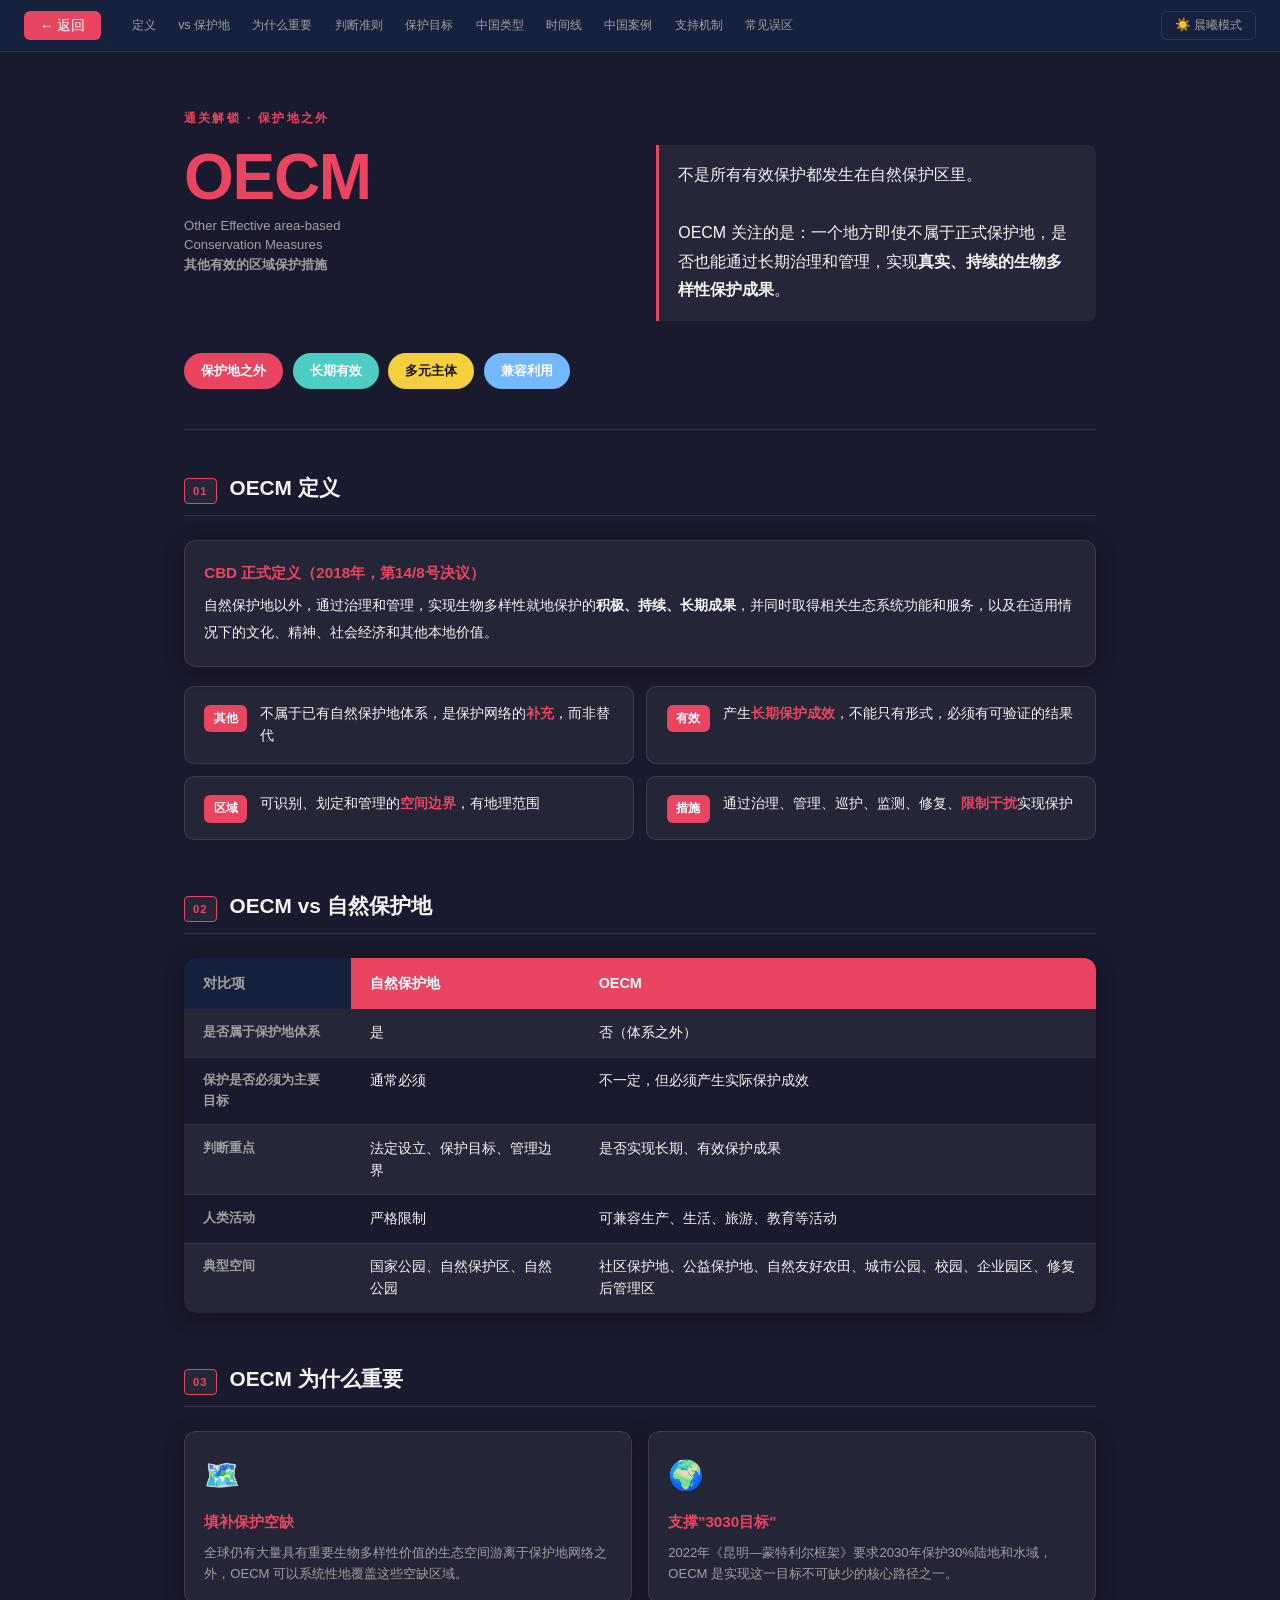
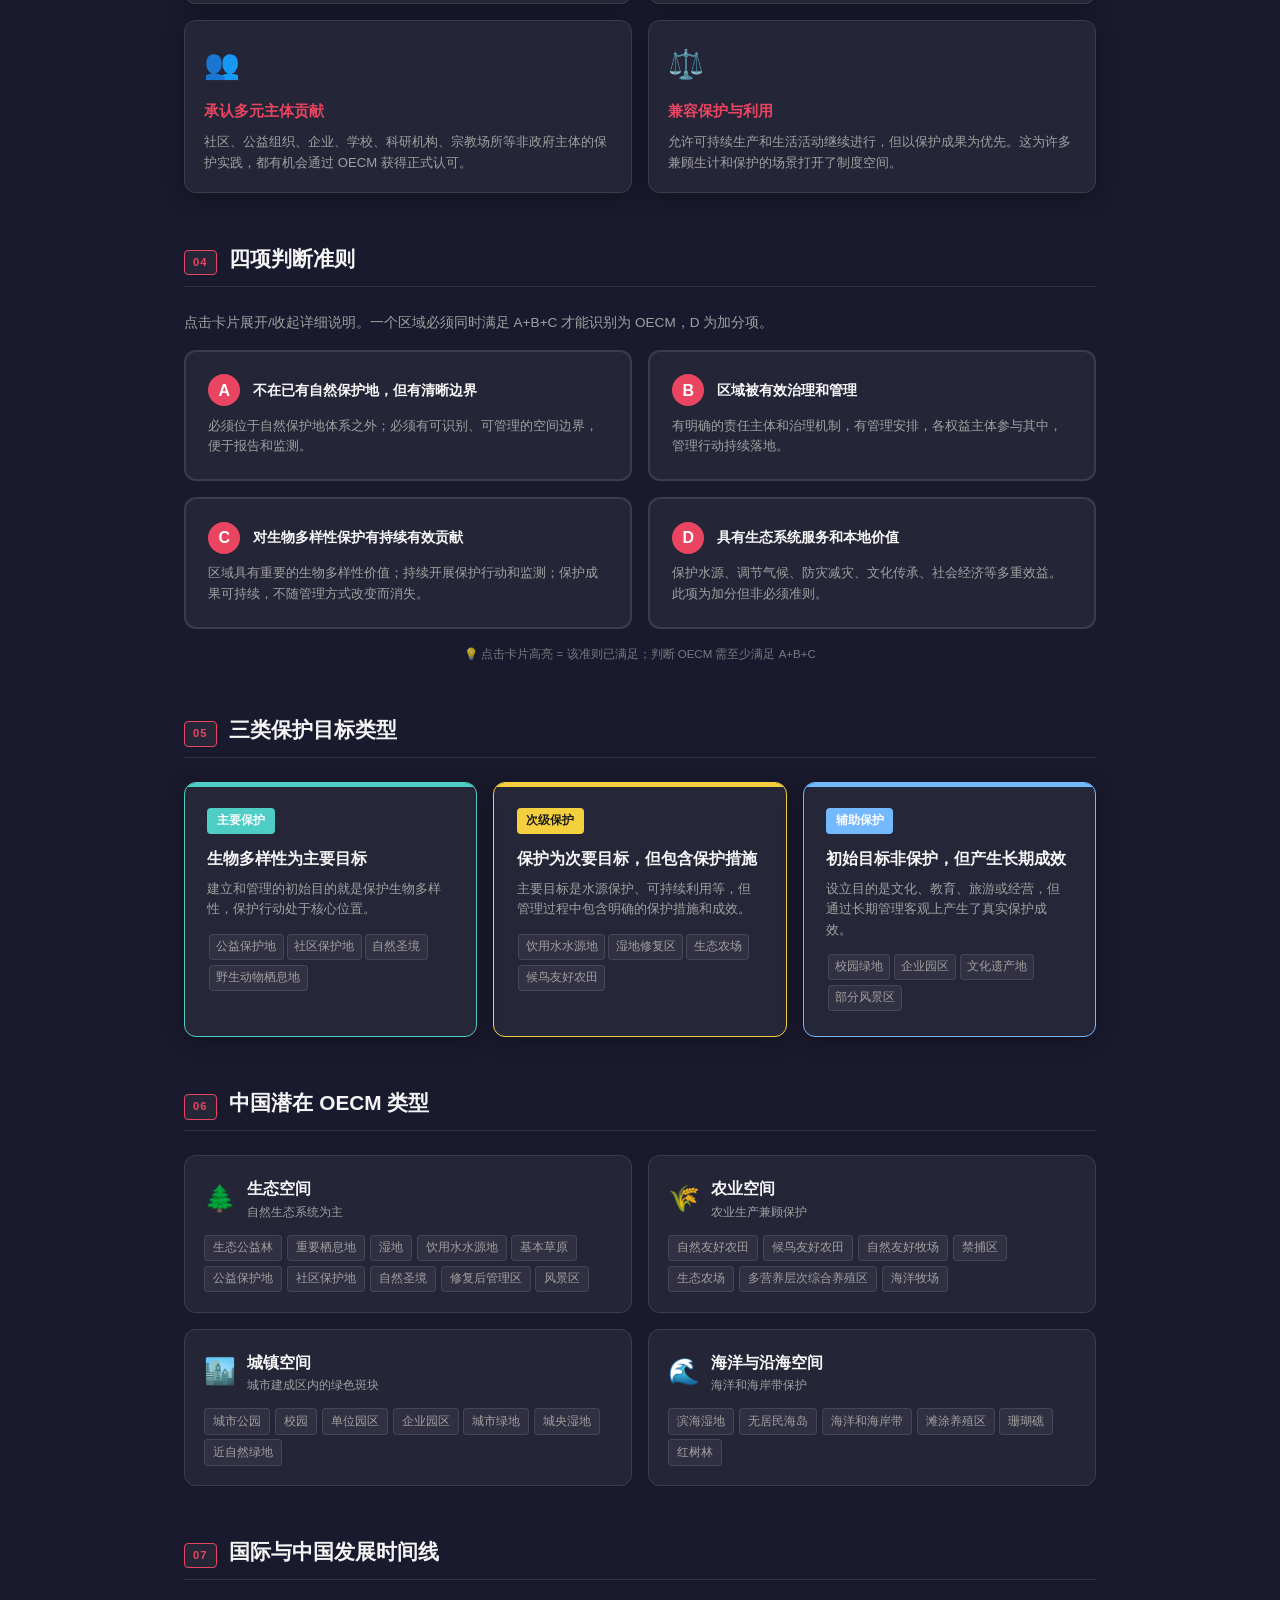
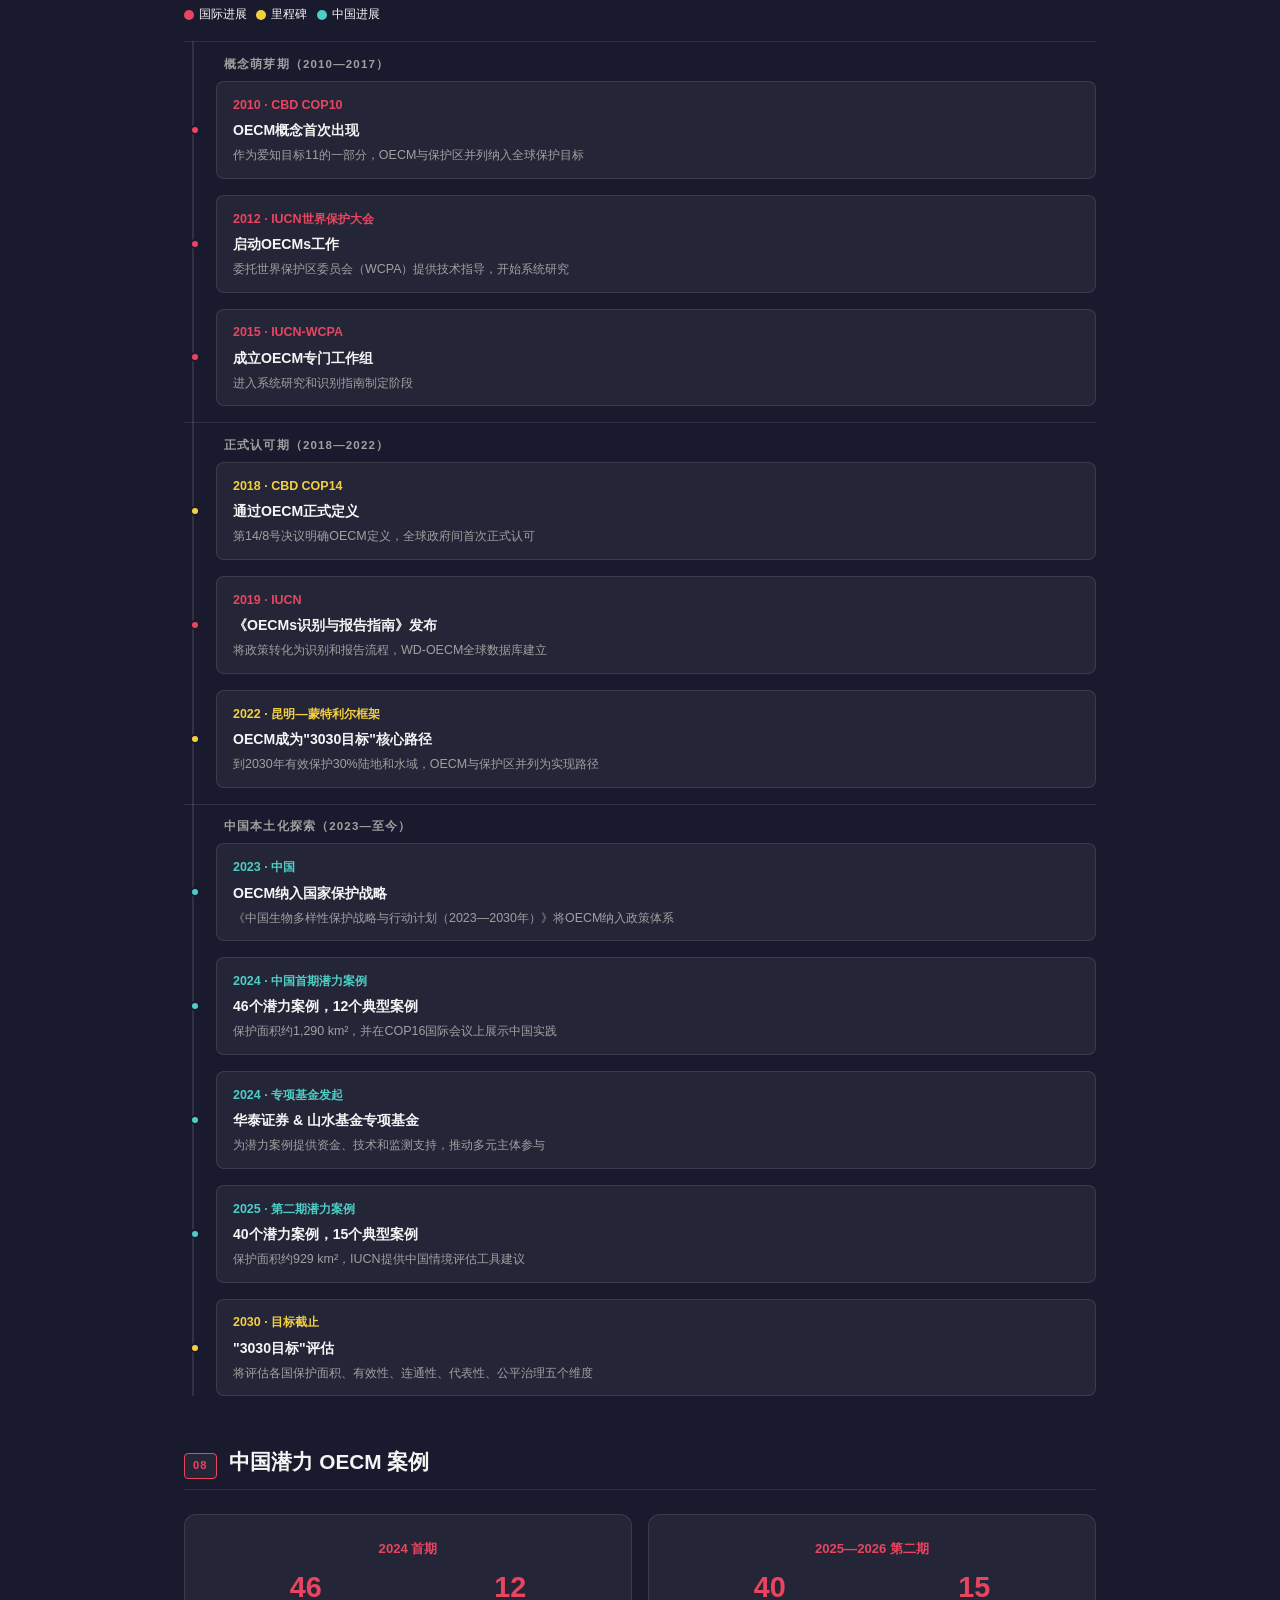
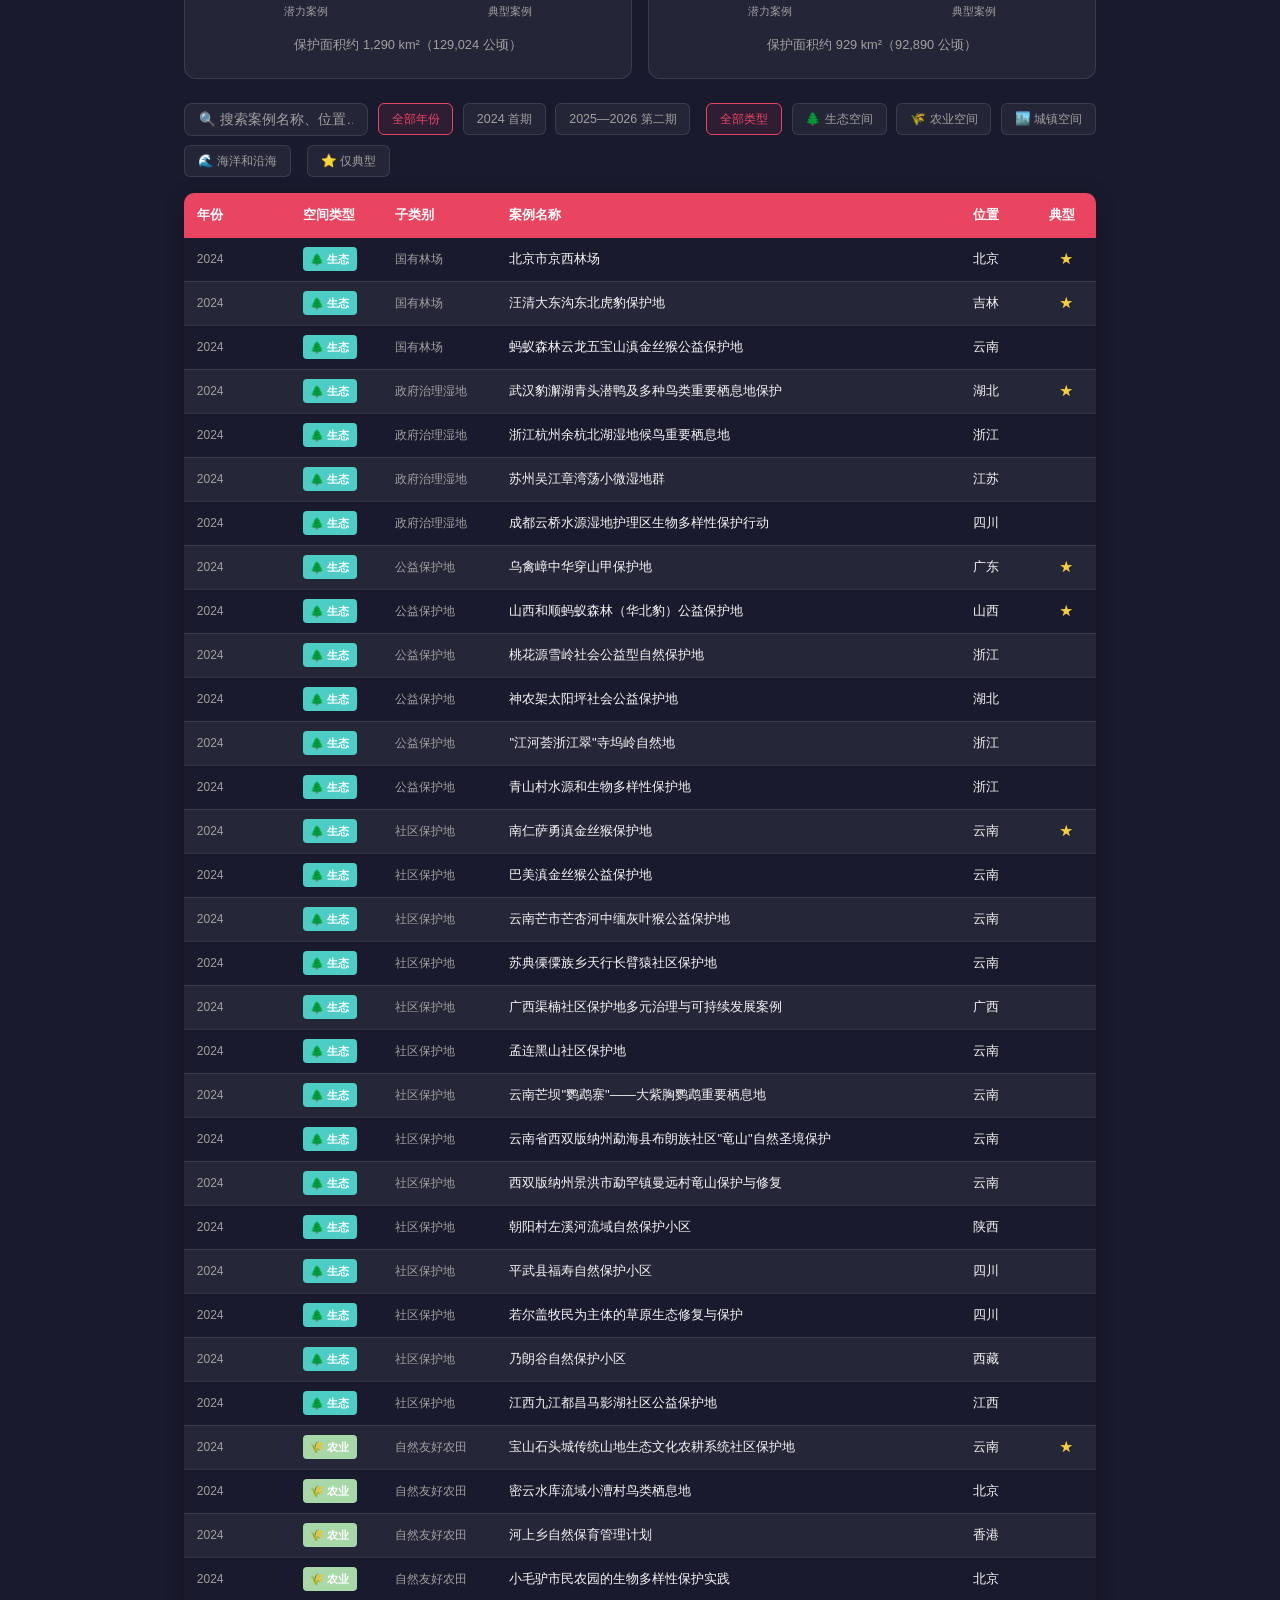
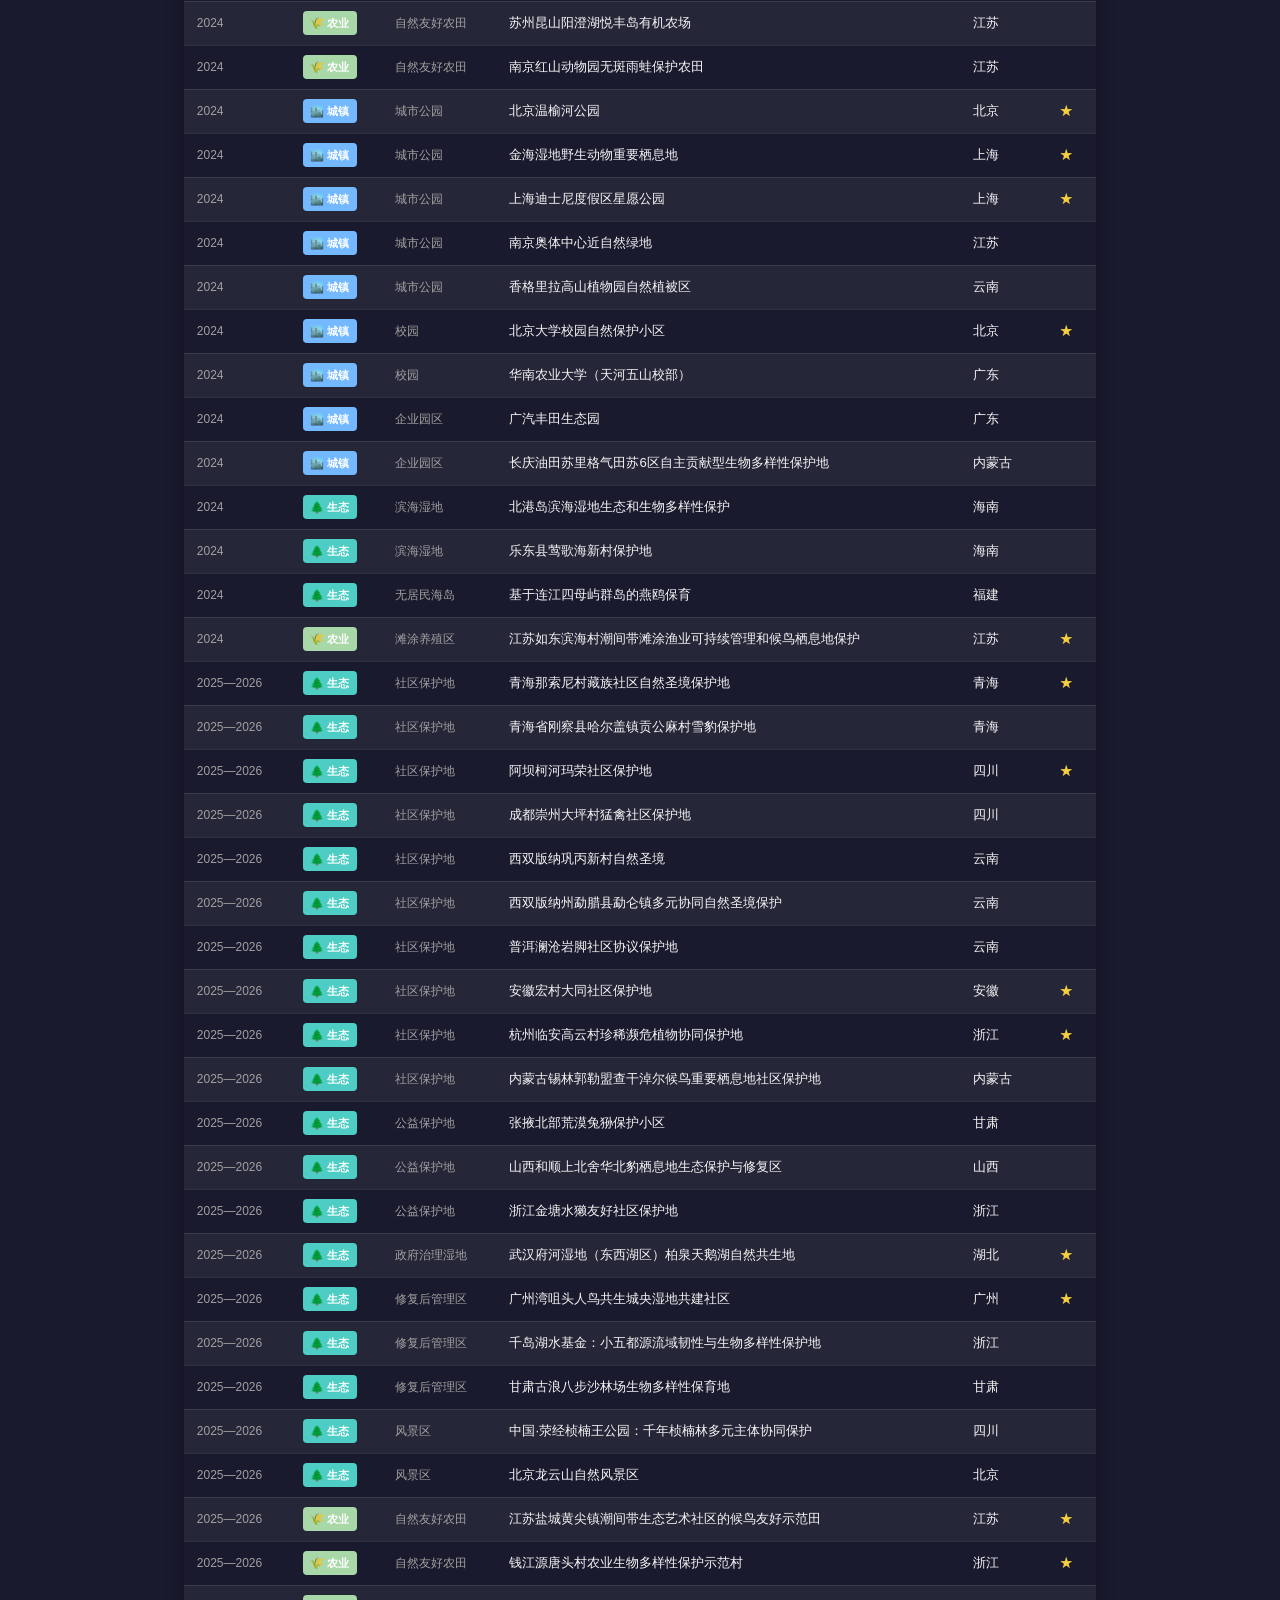
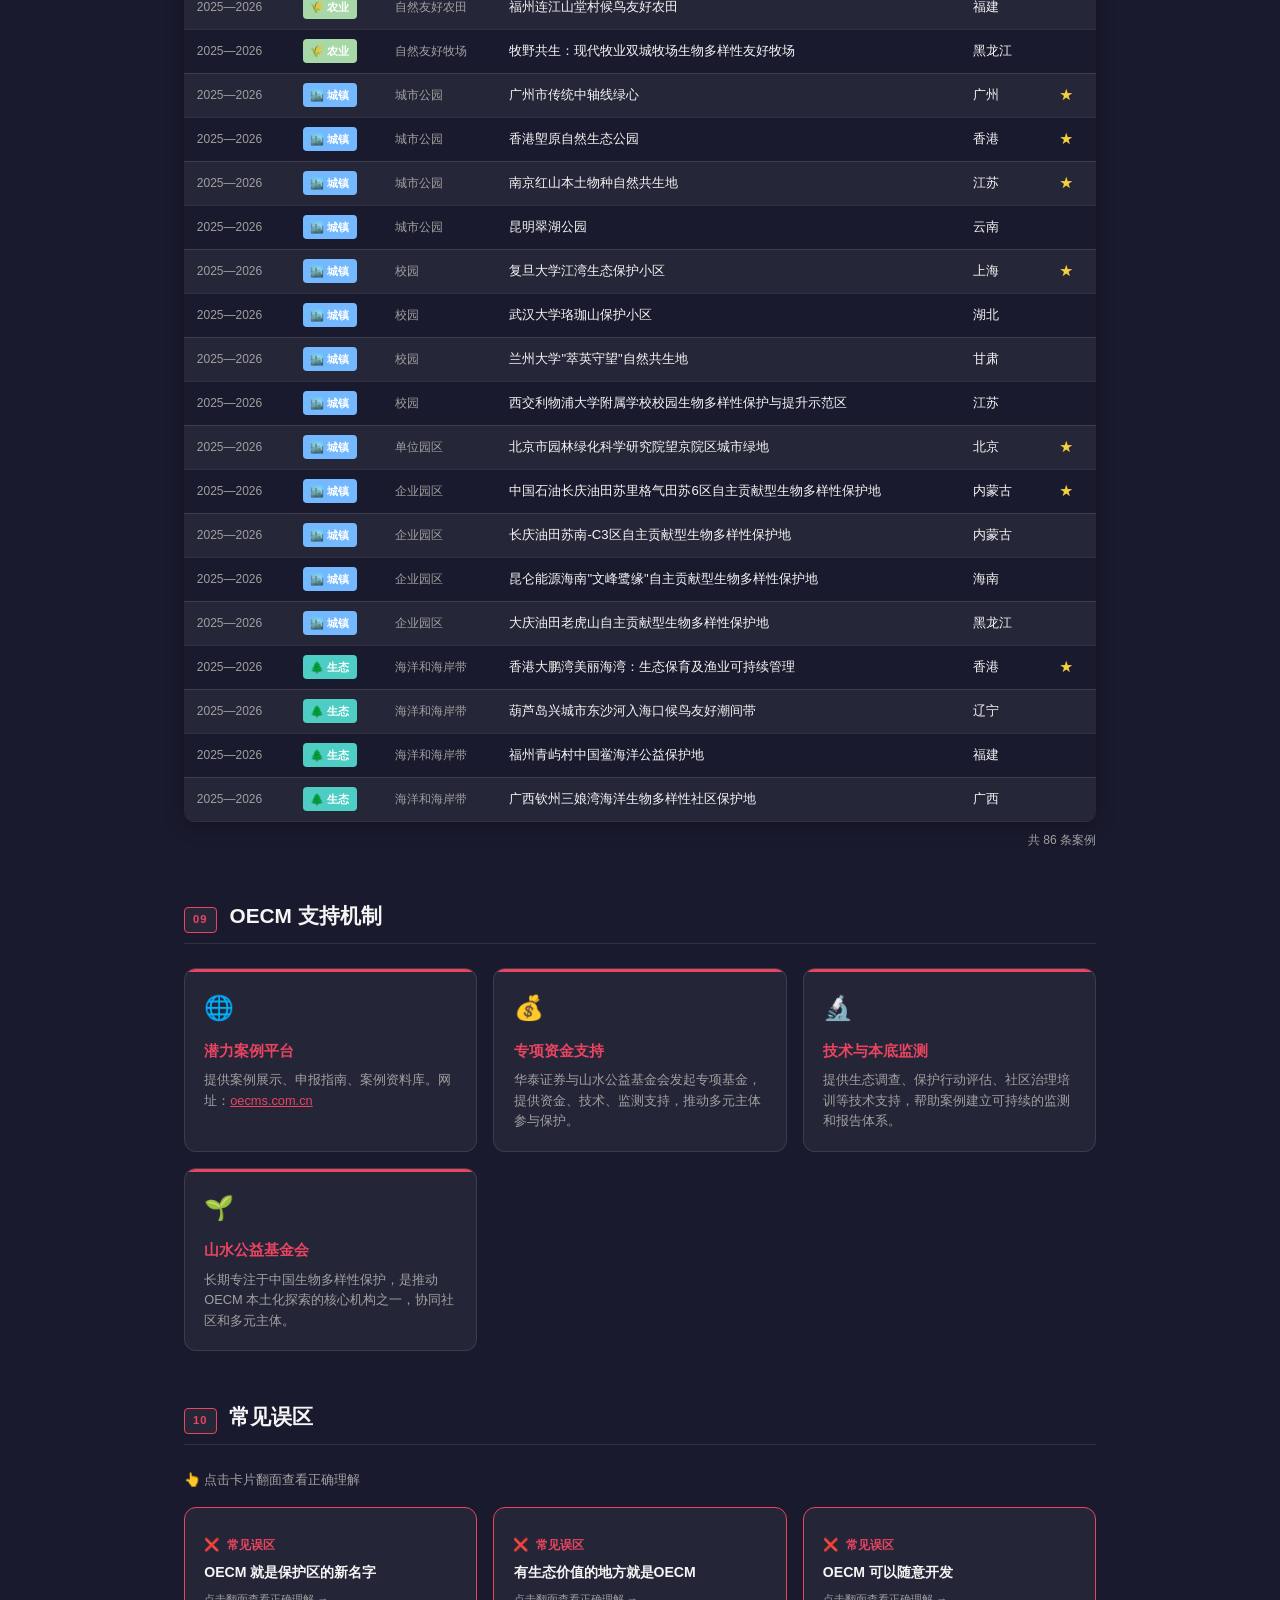
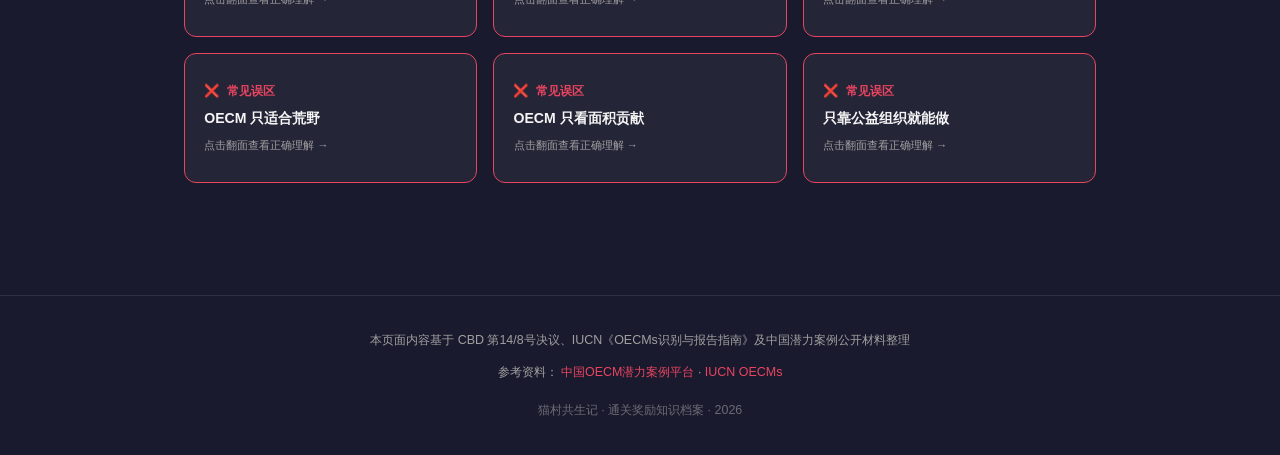
<file: oecm.html>
<!DOCTYPE html>
<html lang="zh-CN">
<head>
<meta charset="UTF-8">
<meta name="viewport" content="width=device-width, initial-scale=1.0">
<title>保护地之外：OECM知识档案</title>
<style>
/* ===== CSS 变量 & 主题系统（继承游戏风格） ===== */
:root {
    --color-bg: #1a1a2e;
    --color-bg-light: #16213e;
    --color-accent: #e94560;
    --color-accent-light: #ff6b6b;
    --color-success: #4ecdc4;
    --color-warning: #f4d03f;
    --color-info: #74b9ff;
    --color-text: #f5f5f5;
    --color-text-dim: #a0a0a0;
    --color-border: rgba(255,255,255,0.1);
    --color-card-bg: rgba(255,255,255,0.05);
    --shadow-card: 0 4px 20px rgba(0,0,0,0.3);
    --tag-eco: #4ecdc4;
    --tag-agri: #a8d8a8;
    --tag-urban: #74b9ff;
    --tag-marine: #0984e3;
    --tag-typical: #f4d03f;
    --nav-height: 52px;
}
[data-theme="light"] {
    --color-bg: #F5D8B4;
    --color-bg-light: #EDD9A3;
    --color-accent: #5C3D2E;
    --color-accent-light: #8A6E5A;
    --color-success: #6A8A3A;
    --color-warning: #C99458;
    --color-info: #8A5A3A;
    --color-text: #1a1a1a;
    --color-text-dim: #5C3D2E;
    --color-border: rgba(92,61,46,0.18);
    --color-card-bg: rgba(255,255,255,0.65);
    --shadow-card: 0 4px 20px rgba(92,61,46,0.15);
    --tag-eco: #3a7d44;
    --tag-agri: #5a8a3a;
    --tag-urban: #2d6a9f;
    --tag-marine: #1a5276;
    --tag-typical: #a0522d;
}

/* ===== 全局 ===== */
*, *::before, *::after { box-sizing: border-box; margin: 0; padding: 0; }
html { scroll-behavior: smooth; font-size: 16px; }
body {
    background: var(--color-bg);
    color: var(--color-text);
    font-family: 'PingFang SC', 'Microsoft YaHei', 'Hiragino Sans GB', sans-serif;
    line-height: 1.7;
    transition: background 0.3s, color 0.3s;
}

/* ===== 顶部导航锚点栏 ===== */
.oecm-nav {
    position: sticky;
    top: 0;
    z-index: 100;
    background: var(--color-bg-light);
    border-bottom: 1px solid var(--color-border);
    backdrop-filter: blur(10px);
    -webkit-backdrop-filter: blur(10px);
    height: var(--nav-height);
    display: flex;
    align-items: center;
    padding: 0 1.5rem;
    gap: 0;
    overflow-x: auto;
    scrollbar-width: none;
}
.oecm-nav::-webkit-scrollbar { display: none; }

.nav-back {
    flex-shrink: 0;
    background: var(--color-accent);
    color: white;
    border: none;
    border-radius: 6px;
    padding: 0.35rem 1rem;
    font-size: 0.85rem;
    cursor: pointer;
    margin-right: 1.2rem;
    white-space: nowrap;
    transition: opacity 0.2s;
}
.nav-back:hover { opacity: 0.85; }

.nav-links {
    display: flex;
    gap: 0;
    overflow-x: auto;
    scrollbar-width: none;
}
.nav-links::-webkit-scrollbar { display: none; }
.nav-link {
    flex-shrink: 0;
    color: var(--color-text-dim);
    text-decoration: none;
    font-size: 0.78rem;
    padding: 0.3rem 0.7rem;
    border-radius: 4px;
    white-space: nowrap;
    transition: color 0.2s, background 0.2s;
}
.nav-link:hover { color: var(--color-accent); background: var(--color-card-bg); }

.nav-theme {
    margin-left: auto;
    flex-shrink: 0;
    background: transparent;
    border: 1px solid var(--color-border);
    color: var(--color-text-dim);
    border-radius: 6px;
    padding: 0.3rem 0.8rem;
    font-size: 0.78rem;
    cursor: pointer;
    transition: border-color 0.2s, color 0.2s;
}
.nav-theme:hover { border-color: var(--color-accent); color: var(--color-accent); }

/* ===== 页面容器 ===== */
.oecm-page {
    max-width: 960px;
    margin: 0 auto;
    padding: 0 1.5rem 4rem;
}

/* ===== Hero 首屏 ===== */
.oecm-hero {
    padding: 3.5rem 0 2.5rem;
    border-bottom: 1px solid var(--color-border);
    margin-bottom: 2.5rem;
}
.hero-kicker {
    font-size: 0.78rem;
    letter-spacing: 0.18em;
    color: var(--color-accent);
    text-transform: uppercase;
    margin-bottom: 1rem;
    font-weight: 600;
}
.hero-layout {
    display: grid;
    grid-template-columns: 1fr 1fr;
    gap: 2rem;
    align-items: start;
    margin-bottom: 2rem;
}
@media (max-width: 640px) { .hero-layout { grid-template-columns: 1fr; } }

.hero-title-big {
    font-size: 4rem;
    font-weight: 900;
    color: var(--color-accent);
    letter-spacing: -0.02em;
    line-height: 1;
    margin-bottom: 0.4rem;
}
.hero-title-sub {
    font-size: 0.82rem;
    color: var(--color-text-dim);
    line-height: 1.5;
}
.hero-definition {
    font-size: 1rem;
    line-height: 1.8;
    color: var(--color-text);
    padding: 1rem 1.2rem;
    background: var(--color-card-bg);
    border-left: 3px solid var(--color-accent);
    border-radius: 0 8px 8px 0;
}
.hero-tags {
    display: flex;
    flex-wrap: wrap;
    gap: 0.6rem;
}
.hero-tag {
    padding: 0.35rem 1rem;
    border-radius: 20px;
    font-size: 0.82rem;
    font-weight: 600;
    background: var(--color-card-bg);
    border: 1px solid var(--color-border);
    color: var(--color-text);
}
.hero-tag.accent { background: var(--color-accent); color: white; border-color: transparent; }
.hero-tag.success { background: var(--tag-eco); color: white; border-color: transparent; }
.hero-tag.warning { background: var(--color-warning); color: #1a1a1a; border-color: transparent; }
.hero-tag.info { background: var(--color-info); color: white; border-color: transparent; }

/* ===== 通用 Section ===== */
.oecm-section {
    margin-bottom: 3rem;
    scroll-margin-top: calc(var(--nav-height) + 1rem);
}
.section-header {
    display: flex;
    align-items: baseline;
    gap: 0.8rem;
    margin-bottom: 1.5rem;
    padding-bottom: 0.6rem;
    border-bottom: 1px solid var(--color-border);
}
.section-num {
    font-size: 0.7rem;
    font-weight: 700;
    color: var(--color-accent);
    letter-spacing: 0.1em;
    background: var(--color-card-bg);
    border: 1px solid var(--color-accent);
    border-radius: 4px;
    padding: 0.15rem 0.5rem;
    flex-shrink: 0;
}
.section-title {
    font-size: 1.3rem;
    font-weight: 700;
    color: var(--color-text);
}

/* ===== 卡片 ===== */
.card-grid {
    display: grid;
    grid-template-columns: repeat(auto-fill, minmax(200px, 1fr));
    gap: 1rem;
}
.card-grid-2 { grid-template-columns: repeat(2, 1fr); }
.card-grid-3 { grid-template-columns: repeat(3, 1fr); }
@media (max-width: 640px) {
    .card-grid-2, .card-grid-3 { grid-template-columns: 1fr; }
}

.oecm-card {
    background: var(--color-card-bg);
    border: 1px solid var(--color-border);
    border-radius: 12px;
    padding: 1.2rem;
    box-shadow: var(--shadow-card);
    transition: transform 0.2s, box-shadow 0.2s;
}
.oecm-card:hover { transform: translateY(-2px); box-shadow: 0 8px 30px rgba(0,0,0,0.2); }
.card-icon { font-size: 1.8rem; margin-bottom: 0.6rem; }
.card-title { font-size: 0.95rem; font-weight: 700; color: var(--color-accent); margin-bottom: 0.4rem; }
.card-desc { font-size: 0.82rem; color: var(--color-text-dim); line-height: 1.6; }

/* 关键词卡片 */
.keyword-grid {
    display: grid;
    grid-template-columns: repeat(2, 1fr);
    gap: 0.8rem;
}
@media (max-width: 480px) { .keyword-grid { grid-template-columns: 1fr; } }
.keyword-card {
    background: var(--color-card-bg);
    border: 1px solid var(--color-border);
    border-radius: 10px;
    padding: 1rem 1.2rem;
    display: flex;
    gap: 0.8rem;
    align-items: flex-start;
}
.kw-tag {
    flex-shrink: 0;
    background: var(--color-accent);
    color: white;
    font-size: 0.78rem;
    font-weight: 700;
    padding: 0.2rem 0.6rem;
    border-radius: 6px;
    margin-top: 0.1rem;
}
.kw-text { font-size: 0.85rem; color: var(--color-text); line-height: 1.6; }
.kw-text strong { color: var(--color-accent); }

/* ===== 对比表 ===== */
.compare-table {
    width: 100%;
    border-collapse: collapse;
    font-size: 0.85rem;
    border-radius: 12px;
    overflow: hidden;
    box-shadow: var(--shadow-card);
}
.compare-table th {
    background: var(--color-accent);
    color: white;
    padding: 0.85rem 1.2rem;
    text-align: left;
    font-weight: 700;
    font-size: 0.9rem;
}
.compare-table th:first-child { background: var(--color-bg-light); color: var(--color-text-dim); }
.compare-table td {
    padding: 0.8rem 1.2rem;
    border-bottom: 1px solid var(--color-border);
    color: var(--color-text);
    vertical-align: top;
    line-height: 1.6;
}
.compare-table tr:last-child td { border-bottom: none; }
.compare-table tr:nth-child(odd) td { background: var(--color-card-bg); }
.compare-table td:first-child { font-weight: 600; color: var(--color-text-dim); font-size: 0.8rem; }

/* ===== 判断准则互动卡 ===== */
.criteria-grid {
    display: grid;
    grid-template-columns: repeat(2, 1fr);
    gap: 1rem;
}
@media (max-width: 560px) { .criteria-grid { grid-template-columns: 1fr; } }
.criteria-card {
    background: var(--color-card-bg);
    border: 2px solid var(--color-border);
    border-radius: 12px;
    padding: 1.4rem;
    cursor: pointer;
    transition: all 0.25s;
    user-select: none;
}
.criteria-card:hover { border-color: var(--color-accent); transform: translateY(-2px); }
.criteria-card.active { border-color: var(--color-accent); background: var(--color-accent); }
.criteria-card.active .crit-letter { background: white; color: var(--color-accent); }
.criteria-card.active .crit-title { color: white; }
.criteria-card.active .crit-desc { color: rgba(255,255,255,0.85); }
.crit-header { display: flex; align-items: center; gap: 0.8rem; margin-bottom: 0.6rem; }
.crit-letter {
    width: 32px; height: 32px;
    background: var(--color-accent);
    color: white;
    border-radius: 50%;
    display: flex; align-items: center; justify-content: center;
    font-weight: 900; font-size: 1rem;
    flex-shrink: 0;
}
.crit-title { font-weight: 700; font-size: 0.9rem; color: var(--color-text); }
.crit-desc { font-size: 0.8rem; color: var(--color-text-dim); line-height: 1.6; }
.crit-hint { font-size: 0.72rem; color: var(--color-text-dim); margin-top: 1rem; text-align: center; opacity: 0.7; }

/* ===== 保护目标三栏 ===== */
.goal-grid {
    display: grid;
    grid-template-columns: repeat(3, 1fr);
    gap: 1rem;
}
@media (max-width: 640px) { .goal-grid { grid-template-columns: 1fr; } }
.goal-card {
    border-radius: 12px;
    padding: 1.4rem;
    box-shadow: var(--shadow-card);
    position: relative;
    overflow: hidden;
}
.goal-card::before {
    content: '';
    position: absolute; top: 0; left: 0; right: 0;
    height: 4px;
}
.goal-card.primary { background: var(--color-card-bg); border: 1px solid var(--tag-eco); }
.goal-card.primary::before { background: var(--tag-eco); }
.goal-card.secondary { background: var(--color-card-bg); border: 1px solid var(--color-warning); }
.goal-card.secondary::before { background: var(--color-warning); }
.goal-card.auxiliary { background: var(--color-card-bg); border: 1px solid var(--color-info); }
.goal-card.auxiliary::before { background: var(--color-info); }
.goal-badge {
    display: inline-block;
    font-size: 0.72rem;
    font-weight: 700;
    padding: 0.2rem 0.6rem;
    border-radius: 4px;
    margin-bottom: 0.7rem;
    color: white;
}
.goal-card.primary .goal-badge { background: var(--tag-eco); }
.goal-card.secondary .goal-badge { background: var(--color-warning); color: #1a1a1a; }
.goal-card.auxiliary .goal-badge { background: var(--color-info); }
.goal-title { font-size: 1rem; font-weight: 700; color: var(--color-text); margin-bottom: 0.4rem; }
.goal-meaning { font-size: 0.8rem; color: var(--color-text-dim); margin-bottom: 0.7rem; line-height: 1.6; }
.goal-examples { font-size: 0.78rem; color: var(--color-text-dim); }
.goal-examples span {
    display: inline-block;
    background: var(--color-card-bg);
    border: 1px solid var(--color-border);
    border-radius: 4px;
    padding: 0.15rem 0.4rem;
    margin: 0.15rem 0.1rem;
    font-size: 0.72rem;
}

/* ===== 中国潜在类型 ===== */
.space-grid {
    display: grid;
    grid-template-columns: repeat(2, 1fr);
    gap: 1rem;
}
@media (max-width: 540px) { .space-grid { grid-template-columns: 1fr; } }
.space-card {
    background: var(--color-card-bg);
    border-radius: 12px;
    padding: 1.2rem;
    border: 1px solid var(--color-border);
}
.space-header {
    display: flex; align-items: center; gap: 0.7rem; margin-bottom: 0.8rem;
}
.space-icon { font-size: 1.6rem; }
.space-name { font-size: 1rem; font-weight: 700; color: var(--color-text); }
.space-subtitle { font-size: 0.72rem; color: var(--color-text-dim); }
.space-tags { display: flex; flex-wrap: wrap; gap: 0.3rem; }
.space-tag {
    display: inline-block;
    font-size: 0.72rem;
    padding: 0.15rem 0.5rem;
    border-radius: 4px;
    background: var(--color-card-bg);
    border: 1px solid var(--color-border);
    color: var(--color-text-dim);
}

/* ===== 时间线 ===== */
.timeline-wrap {
    position: relative;
    padding-left: 2rem;
}
.timeline-wrap::before {
    content: '';
    position: absolute;
    left: 8px; top: 0; bottom: 0;
    width: 2px;
    background: var(--color-border);
}
.timeline-item {
    position: relative;
    margin-bottom: 1rem;
    padding: 0.8rem 1rem;
    background: var(--color-card-bg);
    border: 1px solid var(--color-border);
    border-radius: 8px;
    transition: border-color 0.2s;
}
.timeline-item:hover { border-color: var(--color-accent); }
.timeline-item::before {
    content: '';
    position: absolute;
    left: -1.7rem; top: 50%;
    transform: translateY(-50%);
    width: 10px; height: 10px;
    border-radius: 50%;
    background: var(--color-accent);
    border: 2px solid var(--color-bg);
}
.timeline-item.highlight::before { background: var(--color-warning); }
.timeline-item.china::before { background: var(--tag-eco); }
.tl-year {
    font-size: 0.78rem; font-weight: 700;
    color: var(--color-accent);
    margin-bottom: 0.2rem;
}
.timeline-item.highlight .tl-year { color: var(--color-warning); }
.timeline-item.china .tl-year { color: var(--tag-eco); }
.tl-event { font-size: 0.88rem; font-weight: 600; color: var(--color-text); margin-bottom: 0.2rem; }
.tl-meaning { font-size: 0.78rem; color: var(--color-text-dim); line-height: 1.5; }

.timeline-phase-label {
    font-size: 0.72rem;
    font-weight: 700;
    letter-spacing: 0.1em;
    color: var(--color-text-dim);
    text-transform: uppercase;
    padding: 0.8rem 0 0.4rem;
    margin-left: -2rem;
    padding-left: 2.5rem;
    border-top: 1px solid var(--color-border);
    margin-top: 0.5rem;
}

/* ===== 案例表格 ===== */
.table-controls {
    display: flex;
    flex-wrap: wrap;
    gap: 0.6rem;
    margin-bottom: 1rem;
    align-items: center;
}
.table-search {
    flex: 1; min-width: 180px;
    background: var(--color-card-bg);
    border: 1px solid var(--color-border);
    border-radius: 8px;
    padding: 0.5rem 0.9rem;
    color: var(--color-text);
    font-size: 0.85rem;
    outline: none;
    transition: border-color 0.2s;
}
.table-search:focus { border-color: var(--color-accent); }
.table-search::placeholder { color: var(--color-text-dim); }
.filter-btn {
    background: var(--color-card-bg);
    border: 1px solid var(--color-border);
    border-radius: 6px;
    padding: 0.4rem 0.8rem;
    color: var(--color-text-dim);
    font-size: 0.78rem;
    cursor: pointer;
    transition: all 0.2s;
    white-space: nowrap;
}
.filter-btn:hover, .filter-btn.active { border-color: var(--color-accent); color: var(--color-accent); background: rgba(233,69,96,0.1); }
[data-theme="light"] .filter-btn:hover,
[data-theme="light"] .filter-btn.active { background: rgba(92,61,46,0.1); }

.case-table-wrap {
    overflow-x: auto;
    border-radius: 10px;
    box-shadow: var(--shadow-card);
}
.case-table {
    width: 100%;
    border-collapse: collapse;
    font-size: 0.82rem;
    min-width: 560px;
}
.case-table th {
    background: var(--color-accent);
    color: white;
    padding: 0.7rem 0.8rem;
    text-align: left;
    font-weight: 700;
    white-space: nowrap;
}
.case-table td {
    padding: 0.6rem 0.8rem;
    border-bottom: 1px solid var(--color-border);
    color: var(--color-text);
    vertical-align: middle;
}
.case-table tr:nth-child(even) td { background: var(--color-card-bg); }
.case-table tr:hover td { background: rgba(233,69,96,0.06); }
[data-theme="light"] .case-table tr:hover td { background: rgba(92,61,46,0.06); }
.case-table tr.hidden-row { display: none; }

.tag-space {
    display: inline-block;
    font-size: 0.7rem;
    font-weight: 600;
    padding: 0.15rem 0.45rem;
    border-radius: 4px;
    color: white;
    white-space: nowrap;
}
.tag-eco-sp { background: var(--tag-eco); }
.tag-agri-sp { background: var(--tag-agri); }
.tag-urban-sp { background: var(--tag-urban); }
.tag-marine-sp { background: var(--tag-marine); }

.tag-typical { font-size: 0.75rem; color: var(--tag-typical); font-weight: 700; }

.table-footer {
    text-align: right;
    font-size: 0.75rem;
    color: var(--color-text-dim);
    margin-top: 0.5rem;
}

/* ===== 支持机制 ===== */
.support-grid {
    display: grid;
    grid-template-columns: repeat(auto-fill, minmax(220px, 1fr));
    gap: 1rem;
}
.support-card {
    background: var(--color-card-bg);
    border: 1px solid var(--color-border);
    border-radius: 12px;
    padding: 1.2rem;
    position: relative;
    overflow: hidden;
}
.support-card::before {
    content: '';
    position: absolute; top: 0; left: 0;
    width: 100%; height: 3px;
    background: var(--color-accent);
}
.support-icon { font-size: 1.5rem; margin-bottom: 0.6rem; }
.support-title { font-size: 0.92rem; font-weight: 700; color: var(--color-accent); margin-bottom: 0.4rem; }
.support-desc { font-size: 0.8rem; color: var(--color-text-dim); line-height: 1.6; }

/* ===== 常见误区翻卡 ===== */
.faq-grid {
    display: grid;
    grid-template-columns: repeat(auto-fill, minmax(280px, 1fr));
    gap: 1rem;
}
.faq-card {
    perspective: 800px;
    height: 130px;
    cursor: pointer;
}
.faq-inner {
    position: relative;
    width: 100%; height: 100%;
    transform-style: preserve-3d;
    transition: transform 0.5s cubic-bezier(0.4, 0, 0.2, 1);
}
.faq-card.flipped .faq-inner { transform: rotateY(180deg); }
.faq-front, .faq-back {
    position: absolute; inset: 0;
    backface-visibility: hidden;
    -webkit-backface-visibility: hidden;
    border-radius: 12px;
    padding: 1rem 1.2rem;
    display: flex;
    flex-direction: column;
    justify-content: center;
    border: 1px solid var(--color-border);
}
.faq-front {
    background: var(--color-card-bg);
    border-color: var(--color-accent);
}
.faq-back {
    background: var(--color-accent);
    transform: rotateY(180deg);
    border-color: transparent;
}
.faq-wrong {
    font-size: 0.78rem;
    color: var(--color-accent);
    font-weight: 700;
    margin-bottom: 0.3rem;
    display: flex; align-items: center; gap: 0.4rem;
}
.faq-wrong::before { content: '❌'; }
.faq-myth { font-size: 0.88rem; font-weight: 600; color: var(--color-text); line-height: 1.5; }
.faq-flip-hint { font-size: 0.7rem; color: var(--color-text-dim); margin-top: 0.4rem; }
.faq-right {
    font-size: 0.78rem;
    color: rgba(255,255,255,0.8);
    font-weight: 700;
    margin-bottom: 0.3rem;
    display: flex; align-items: center; gap: 0.4rem;
}
.faq-right::before { content: '✅'; }
.faq-correct { font-size: 0.88rem; color: white; font-weight: 600; line-height: 1.5; }

/* ===== 年度总览 ===== */
.overview-grid {
    display: grid;
    grid-template-columns: repeat(2, 1fr);
    gap: 1rem;
    margin-bottom: 1.5rem;
}
@media (max-width: 480px) { .overview-grid { grid-template-columns: 1fr; } }
.overview-card {
    background: var(--color-card-bg);
    border: 1px solid var(--color-border);
    border-radius: 12px;
    padding: 1.4rem;
    text-align: center;
}
.ov-year { font-size: 0.82rem; font-weight: 700; color: var(--color-accent); margin-bottom: 0.8rem; }
.ov-stat { display: flex; justify-content: space-around; gap: 0.5rem; margin-bottom: 0.8rem; }
.ov-num { font-size: 1.8rem; font-weight: 900; color: var(--color-accent); line-height: 1; }
.ov-label { font-size: 0.7rem; color: var(--color-text-dim); }
.ov-area { font-size: 0.8rem; color: var(--color-text-dim); margin-top: 0.3rem; }

/* ===== 页脚 ===== */
.oecm-footer {
    text-align: center;
    padding: 2rem 1.5rem;
    border-top: 1px solid var(--color-border);
    font-size: 0.78rem;
    color: var(--color-text-dim);
    line-height: 2;
}
.oecm-footer a { color: var(--color-accent); text-decoration: none; }
.oecm-footer a:hover { text-decoration: underline; }

/* ===== 通用工具 ===== */
.divider { height: 1px; background: var(--color-border); margin: 1.5rem 0; }
</style>
</head>
<body>

<!-- 顶部锚点导航 -->
<nav class="oecm-nav" id="oecmNav">
    <button class="nav-back" onclick="history.back()">← 返回</button>
    <div class="nav-links">
        <a class="nav-link" href="#def">定义</a>
        <a class="nav-link" href="#compare">vs 保护地</a>
        <a class="nav-link" href="#why">为什么重要</a>
        <a class="nav-link" href="#criteria">判断准则</a>
        <a class="nav-link" href="#goals">保护目标</a>
        <a class="nav-link" href="#china-types">中国类型</a>
        <a class="nav-link" href="#timeline">时间线</a>
        <a class="nav-link" href="#cases">中国案例</a>
        <a class="nav-link" href="#support">支持机制</a>
        <a class="nav-link" href="#faq">常见误区</a>
    </div>
    <button class="nav-theme" id="navThemeBtn" onclick="toggleTheme()">切换主题</button>
</nav>

<div class="oecm-page">

    <!-- Hero 首屏 -->
    <section class="oecm-hero" id="hero">
        <div class="hero-kicker">通关解锁 · 保护地之外</div>
        <div class="hero-layout">
            <div>
                <div class="hero-title-big">OECM</div>
                <div class="hero-title-sub">Other Effective area-based<br>Conservation Measures<br><strong>其他有效的区域保护措施</strong></div>
            </div>
            <div class="hero-definition">
                不是所有有效保护都发生在自然保护区里。<br><br>
                OECM 关注的是：一个地方即使不属于正式保护地，是否也能通过长期治理和管理，实现<strong>真实、持续的生物多样性保护成果</strong>。
            </div>
        </div>
        <div class="hero-tags">
            <span class="hero-tag accent">保护地之外</span>
            <span class="hero-tag success">长期有效</span>
            <span class="hero-tag warning">多元主体</span>
            <span class="hero-tag info">兼容利用</span>
        </div>
    </section>

    <!-- 模块1：定义 + 关键词 -->
    <section class="oecm-section" id="def">
        <div class="section-header">
            <span class="section-num">01</span>
            <h2 class="section-title">OECM 定义</h2>
        </div>
        <div class="oecm-card" style="margin-bottom:1.2rem;">
            <div class="card-title">CBD 正式定义（2018年，第14/8号决议）</div>
            <div style="font-size:0.9rem;line-height:1.9;color:var(--color-text);">
                自然保护地以外，通过治理和管理，实现生物多样性就地保护的<strong>积极、持续、长期成果</strong>，并同时取得相关生态系统功能和服务，以及在适用情况下的文化、精神、社会经济和其他本地价值。
            </div>
        </div>
        <div class="keyword-grid">
            <div class="keyword-card">
                <span class="kw-tag">其他</span>
                <div class="kw-text">不属于已有自然保护地体系，是保护网络的<strong>补充</strong>，而非替代</div>
            </div>
            <div class="keyword-card">
                <span class="kw-tag">有效</span>
                <div class="kw-text">产生<strong>长期保护成效</strong>，不能只有形式，必须有可验证的结果</div>
            </div>
            <div class="keyword-card">
                <span class="kw-tag">区域</span>
                <div class="kw-text">可识别、划定和管理的<strong>空间边界</strong>，有地理范围</div>
            </div>
            <div class="keyword-card">
                <span class="kw-tag">措施</span>
                <div class="kw-text">通过治理、管理、巡护、监测、修复、<strong>限制干扰</strong>实现保护</div>
            </div>
        </div>
    </section>

    <!-- 模块2：对比表 -->
    <section class="oecm-section" id="compare">
        <div class="section-header">
            <span class="section-num">02</span>
            <h2 class="section-title">OECM vs 自然保护地</h2>
        </div>
        <div style="overflow-x:auto;border-radius:12px;box-shadow:var(--shadow-card);">
            <table class="compare-table">
                <thead>
                    <tr>
                        <th>对比项</th>
                        <th>自然保护地</th>
                        <th>OECM</th>
                    </tr>
                </thead>
                <tbody>
                    <tr><td>是否属于保护地体系</td><td>是</td><td>否（体系之外）</td></tr>
                    <tr><td>保护是否必须为主要目标</td><td>通常必须</td><td>不一定，但必须产生实际保护成效</td></tr>
                    <tr><td>判断重点</td><td>法定设立、保护目标、管理边界</td><td>是否实现长期、有效保护成果</td></tr>
                    <tr><td>人类活动</td><td>严格限制</td><td>可兼容生产、生活、旅游、教育等活动</td></tr>
                    <tr><td>典型空间</td><td>国家公园、自然保护区、自然公园</td><td>社区保护地、公益保护地、自然友好农田、城市公园、校园、企业园区、修复后管理区</td></tr>
                </tbody>
            </table>
        </div>
    </section>

    <!-- 模块3：重要性 -->
    <section class="oecm-section" id="why">
        <div class="section-header">
            <span class="section-num">03</span>
            <h2 class="section-title">OECM 为什么重要</h2>
        </div>
        <div class="card-grid card-grid-2">
            <div class="oecm-card">
                <div class="card-icon">🗺️</div>
                <div class="card-title">填补保护空缺</div>
                <div class="card-desc">全球仍有大量具有重要生物多样性价值的生态空间游离于保护地网络之外，OECM 可以系统性地覆盖这些空缺区域。</div>
            </div>
            <div class="oecm-card">
                <div class="card-icon">🌍</div>
                <div class="card-title">支撑"3030目标"</div>
                <div class="card-desc">2022年《昆明—蒙特利尔框架》要求2030年保护30%陆地和水域，OECM 是实现这一目标不可缺少的核心路径之一。</div>
            </div>
            <div class="oecm-card">
                <div class="card-icon">👥</div>
                <div class="card-title">承认多元主体贡献</div>
                <div class="card-desc">社区、公益组织、企业、学校、科研机构、宗教场所等非政府主体的保护实践，都有机会通过 OECM 获得正式认可。</div>
            </div>
            <div class="oecm-card">
                <div class="card-icon">⚖️</div>
                <div class="card-title">兼容保护与利用</div>
                <div class="card-desc">允许可持续生产和生活活动继续进行，但以保护成果为优先。这为许多兼顾生计和保护的场景打开了制度空间。</div>
            </div>
        </div>
    </section>

    <!-- 模块4：判断准则互动卡 -->
    <section class="oecm-section" id="criteria">
        <div class="section-header">
            <span class="section-num">04</span>
            <h2 class="section-title">四项判断准则</h2>
        </div>
        <p style="font-size:0.85rem;color:var(--color-text-dim);margin-bottom:1rem;">点击卡片展开/收起详细说明。一个区域必须同时满足 A+B+C 才能识别为 OECM，D 为加分项。</p>
        <div class="criteria-grid">
            <div class="criteria-card" onclick="this.classList.toggle('active')">
                <div class="crit-header">
                    <div class="crit-letter">A</div>
                    <div class="crit-title">不在已有自然保护地，但有清晰边界</div>
                </div>
                <div class="crit-desc">必须位于自然保护地体系之外；必须有可识别、可管理的空间边界，便于报告和监测。</div>
            </div>
            <div class="criteria-card" onclick="this.classList.toggle('active')">
                <div class="crit-header">
                    <div class="crit-letter">B</div>
                    <div class="crit-title">区域被有效治理和管理</div>
                </div>
                <div class="crit-desc">有明确的责任主体和治理机制，有管理安排，各权益主体参与其中，管理行动持续落地。</div>
            </div>
            <div class="criteria-card" onclick="this.classList.toggle('active')">
                <div class="crit-header">
                    <div class="crit-letter">C</div>
                    <div class="crit-title">对生物多样性保护有持续有效贡献</div>
                </div>
                <div class="crit-desc">区域具有重要的生物多样性价值；持续开展保护行动和监测；保护成果可持续，不随管理方式改变而消失。</div>
            </div>
            <div class="criteria-card" onclick="this.classList.toggle('active')">
                <div class="crit-header">
                    <div class="crit-letter">D</div>
                    <div class="crit-title">具有生态系统服务和本地价值</div>
                </div>
                <div class="crit-desc">保护水源、调节气候、防灾减灾、文化传承、社会经济等多重效益。此项为加分但非必须准则。</div>
            </div>
        </div>
        <p class="crit-hint">💡 点击卡片高亮 = 该准则已满足；判断 OECM 需至少满足 A+B+C</p>
    </section>

    <!-- 模块5：保护目标三栏 -->
    <section class="oecm-section" id="goals">
        <div class="section-header">
            <span class="section-num">05</span>
            <h2 class="section-title">三类保护目标类型</h2>
        </div>
        <div class="goal-grid">
            <div class="goal-card primary">
                <span class="goal-badge">主要保护</span>
                <div class="goal-title">生物多样性为主要目标</div>
                <div class="goal-meaning">建立和管理的初始目的就是保护生物多样性，保护行动处于核心位置。</div>
                <div class="goal-examples">
                    <span>公益保护地</span><span>社区保护地</span><span>自然圣境</span><span>野生动物栖息地</span>
                </div>
            </div>
            <div class="goal-card secondary">
                <span class="goal-badge">次级保护</span>
                <div class="goal-title">保护为次要目标，但包含保护措施</div>
                <div class="goal-meaning">主要目标是水源保护、可持续利用等，但管理过程中包含明确的保护措施和成效。</div>
                <div class="goal-examples">
                    <span>饮用水水源地</span><span>湿地修复区</span><span>生态农场</span><span>候鸟友好农田</span>
                </div>
            </div>
            <div class="goal-card auxiliary">
                <span class="goal-badge">辅助保护</span>
                <div class="goal-title">初始目标非保护，但产生长期成效</div>
                <div class="goal-meaning">设立目的是文化、教育、旅游或经营，但通过长期管理客观上产生了真实保护成效。</div>
                <div class="goal-examples">
                    <span>校园绿地</span><span>企业园区</span><span>文化遗产地</span><span>部分风景区</span>
                </div>
            </div>
        </div>
    </section>

    <!-- 模块6：中国潜在类型 -->
    <section class="oecm-section" id="china-types">
        <div class="section-header">
            <span class="section-num">06</span>
            <h2 class="section-title">中国潜在 OECM 类型</h2>
        </div>
        <div class="space-grid">
            <div class="space-card">
                <div class="space-header">
                    <span class="space-icon">🌲</span>
                    <div>
                        <div class="space-name">生态空间</div>
                        <div class="space-subtitle">自然生态系统为主</div>
                    </div>
                </div>
                <div class="space-tags">
                    <span class="space-tag">生态公益林</span><span class="space-tag">重要栖息地</span><span class="space-tag">湿地</span>
                    <span class="space-tag">饮用水水源地</span><span class="space-tag">基本草原</span><span class="space-tag">公益保护地</span>
                    <span class="space-tag">社区保护地</span><span class="space-tag">自然圣境</span><span class="space-tag">修复后管理区</span>
                    <span class="space-tag">风景区</span>
                </div>
            </div>
            <div class="space-card">
                <div class="space-header">
                    <span class="space-icon">🌾</span>
                    <div>
                        <div class="space-name">农业空间</div>
                        <div class="space-subtitle">农业生产兼顾保护</div>
                    </div>
                </div>
                <div class="space-tags">
                    <span class="space-tag">自然友好农田</span><span class="space-tag">候鸟友好农田</span><span class="space-tag">自然友好牧场</span>
                    <span class="space-tag">禁捕区</span><span class="space-tag">生态农场</span><span class="space-tag">多营养层次综合养殖区</span>
                    <span class="space-tag">海洋牧场</span>
                </div>
            </div>
            <div class="space-card">
                <div class="space-header">
                    <span class="space-icon">🏙️</span>
                    <div>
                        <div class="space-name">城镇空间</div>
                        <div class="space-subtitle">城市建成区内的绿色斑块</div>
                    </div>
                </div>
                <div class="space-tags">
                    <span class="space-tag">城市公园</span><span class="space-tag">校园</span><span class="space-tag">单位园区</span>
                    <span class="space-tag">企业园区</span><span class="space-tag">城市绿地</span><span class="space-tag">城央湿地</span>
                    <span class="space-tag">近自然绿地</span>
                </div>
            </div>
            <div class="space-card">
                <div class="space-header">
                    <span class="space-icon">🌊</span>
                    <div>
                        <div class="space-name">海洋与沿海空间</div>
                        <div class="space-subtitle">海洋和海岸带保护</div>
                    </div>
                </div>
                <div class="space-tags">
                    <span class="space-tag">滨海湿地</span><span class="space-tag">无居民海岛</span><span class="space-tag">海洋和海岸带</span>
                    <span class="space-tag">滩涂养殖区</span><span class="space-tag">珊瑚礁</span><span class="space-tag">红树林</span>
                </div>
            </div>
        </div>
    </section>

    <!-- 模块7：时间线 -->
    <section class="oecm-section" id="timeline">
        <div class="section-header">
            <span class="section-num">07</span>
            <h2 class="section-title">国际与中国发展时间线</h2>
        </div>
        <div style="display:flex;gap:0.6rem;flex-wrap:wrap;margin-bottom:1rem;font-size:0.78rem;">
            <span style="display:flex;align-items:center;gap:0.3rem;"><span style="width:10px;height:10px;border-radius:50%;background:var(--color-accent);display:inline-block;"></span>国际进展</span>
            <span style="display:flex;align-items:center;gap:0.3rem;"><span style="width:10px;height:10px;border-radius:50%;background:var(--color-warning);display:inline-block;"></span>里程碑</span>
            <span style="display:flex;align-items:center;gap:0.3rem;"><span style="width:10px;height:10px;border-radius:50%;background:var(--tag-eco);display:inline-block;"></span>中国进展</span>
        </div>
        <div class="timeline-wrap">
            <div class="timeline-phase-label">概念萌芽期（2010—2017）</div>
            <div class="timeline-item">
                <div class="tl-year">2010 · CBD COP10</div>
                <div class="tl-event">OECM概念首次出现</div>
                <div class="tl-meaning">作为爱知目标11的一部分，OECM与保护区并列纳入全球保护目标</div>
            </div>
            <div class="timeline-item">
                <div class="tl-year">2012 · IUCN世界保护大会</div>
                <div class="tl-event">启动OECMs工作</div>
                <div class="tl-meaning">委托世界保护区委员会（WCPA）提供技术指导，开始系统研究</div>
            </div>
            <div class="timeline-item">
                <div class="tl-year">2015 · IUCN-WCPA</div>
                <div class="tl-event">成立OECM专门工作组</div>
                <div class="tl-meaning">进入系统研究和识别指南制定阶段</div>
            </div>

            <div class="timeline-phase-label">正式认可期（2018—2022）</div>
            <div class="timeline-item highlight">
                <div class="tl-year">2018 · CBD COP14</div>
                <div class="tl-event">通过OECM正式定义</div>
                <div class="tl-meaning">第14/8号决议明确OECM定义，全球政府间首次正式认可</div>
            </div>
            <div class="timeline-item">
                <div class="tl-year">2019 · IUCN</div>
                <div class="tl-event">《OECMs识别与报告指南》发布</div>
                <div class="tl-meaning">将政策转化为识别和报告流程，WD-OECM全球数据库建立</div>
            </div>
            <div class="timeline-item highlight">
                <div class="tl-year">2022 · 昆明—蒙特利尔框架</div>
                <div class="tl-event">OECM成为"3030目标"核心路径</div>
                <div class="tl-meaning">到2030年有效保护30%陆地和水域，OECM与保护区并列为实现路径</div>
            </div>

            <div class="timeline-phase-label">中国本土化探索（2023—至今）</div>
            <div class="timeline-item china">
                <div class="tl-year">2023 · 中国</div>
                <div class="tl-event">OECM纳入国家保护战略</div>
                <div class="tl-meaning">《中国生物多样性保护战略与行动计划（2023—2030年）》将OECM纳入政策体系</div>
            </div>
            <div class="timeline-item china">
                <div class="tl-year">2024 · 中国首期潜力案例</div>
                <div class="tl-event">46个潜力案例，12个典型案例</div>
                <div class="tl-meaning">保护面积约1,290 km²，并在COP16国际会议上展示中国实践</div>
            </div>
            <div class="timeline-item china">
                <div class="tl-year">2024 · 专项基金发起</div>
                <div class="tl-event">华泰证券 & 山水基金专项基金</div>
                <div class="tl-meaning">为潜力案例提供资金、技术和监测支持，推动多元主体参与</div>
            </div>
            <div class="timeline-item china">
                <div class="tl-year">2025 · 第二期潜力案例</div>
                <div class="tl-event">40个潜力案例，15个典型案例</div>
                <div class="tl-meaning">保护面积约929 km²，IUCN提供中国情境评估工具建议</div>
            </div>
            <div class="timeline-item highlight">
                <div class="tl-year">2030 · 目标截止</div>
                <div class="tl-event">"3030目标"评估</div>
                <div class="tl-meaning">将评估各国保护面积、有效性、连通性、代表性、公平治理五个维度</div>
            </div>
        </div>
    </section>

    <!-- 模块8：案例表格 -->
    <section class="oecm-section" id="cases">
        <div class="section-header">
            <span class="section-num">08</span>
            <h2 class="section-title">中国潜力 OECM 案例</h2>
        </div>

        <!-- 年度总览 -->
        <div class="overview-grid">
            <div class="overview-card">
                <div class="ov-year">2024 首期</div>
                <div class="ov-stat">
                    <div><div class="ov-num">46</div><div class="ov-label">潜力案例</div></div>
                    <div><div class="ov-num">12</div><div class="ov-label">典型案例</div></div>
                </div>
                <div class="ov-area">保护面积约 1,290 km²（129,024 公顷）</div>
            </div>
            <div class="overview-card">
                <div class="ov-year">2025—2026 第二期</div>
                <div class="ov-stat">
                    <div><div class="ov-num">40</div><div class="ov-label">潜力案例</div></div>
                    <div><div class="ov-num">15</div><div class="ov-label">典型案例</div></div>
                </div>
                <div class="ov-area">保护面积约 929 km²（92,890 公顷）</div>
            </div>
        </div>

        <!-- 筛选控件 -->
        <div class="table-controls">
            <input class="table-search" id="caseSearch" type="text" placeholder="🔍 搜索案例名称、位置…" oninput="filterCases()">
            <button class="filter-btn active" data-year="all" onclick="setYearFilter('all', this)">全部年份</button>
            <button class="filter-btn" data-year="2024" onclick="setYearFilter('2024', this)">2024 首期</button>
            <button class="filter-btn" data-year="2025" onclick="setYearFilter('2025', this)">2025—2026 第二期</button>
            <button class="filter-btn active" data-space="all" onclick="setSpaceFilter('all', this)" style="margin-left:0.4rem;">全部类型</button>
            <button class="filter-btn" data-space="生态空间" onclick="setSpaceFilter('生态空间', this)">🌲 生态空间</button>
            <button class="filter-btn" data-space="农业空间" onclick="setSpaceFilter('农业空间', this)">🌾 农业空间</button>
            <button class="filter-btn" data-space="城镇空间" onclick="setSpaceFilter('城镇空间', this)">🏙️ 城镇空间</button>
            <button class="filter-btn" data-space="海洋和沿海" onclick="setSpaceFilter('海洋和沿海', this)">🌊 海洋和沿海</button>
            <button class="filter-btn" data-typical="1" onclick="toggleTypical(this)" style="margin-left:0.4rem;">⭐ 仅典型</button>
        </div>

        <div class="case-table-wrap">
            <table class="case-table" id="caseTable">
                <thead>
                    <tr>
                        <th>年份</th>
                        <th>空间类型</th>
                        <th>子类别</th>
                        <th>案例名称</th>
                        <th>位置</th>
                        <th>典型</th>
                    </tr>
                </thead>
                <tbody id="caseTbody">
                    <!-- 由 JS 动态生成 -->
                </tbody>
            </table>
        </div>
        <div class="table-footer" id="caseCount">共 0 条案例</div>
    </section>

    <!-- 模块9：支持机制 -->
    <section class="oecm-section" id="support">
        <div class="section-header">
            <span class="section-num">09</span>
            <h2 class="section-title">OECM 支持机制</h2>
        </div>
        <div class="support-grid">
            <div class="support-card">
                <div class="support-icon">🌐</div>
                <div class="support-title">潜力案例平台</div>
                <div class="support-desc">提供案例展示、申报指南、案例资料库。网址：<a href="https://oecms.com.cn" target="_blank" rel="noopener" style="color:var(--color-accent);">oecms.com.cn</a></div>
            </div>
            <div class="support-card">
                <div class="support-icon">💰</div>
                <div class="support-title">专项资金支持</div>
                <div class="support-desc">华泰证券与山水公益基金会发起专项基金，提供资金、技术、监测支持，推动多元主体参与保护。</div>
            </div>
            <div class="support-card">
                <div class="support-icon">🔬</div>
                <div class="support-title">技术与本底监测</div>
                <div class="support-desc">提供生态调查、保护行动评估、社区治理培训等技术支持，帮助案例建立可持续的监测和报告体系。</div>
            </div>
            <div class="support-card">
                <div class="support-icon">🌱</div>
                <div class="support-title">山水公益基金会</div>
                <div class="support-desc">长期专注于中国生物多样性保护，是推动 OECM 本土化探索的核心机构之一，协同社区和多元主体。</div>
            </div>
        </div>
    </section>

    <!-- 模块10：常见误区翻卡 -->
    <section class="oecm-section" id="faq">
        <div class="section-header">
            <span class="section-num">10</span>
            <h2 class="section-title">常见误区</h2>
        </div>
        <p style="font-size:0.82rem;color:var(--color-text-dim);margin-bottom:1rem;">👆 点击卡片翻面查看正确理解</p>
        <div class="faq-grid" id="faqGrid">
            <!-- 由 JS 动态生成 -->
        </div>
    </section>

</div><!-- /.oecm-page -->

<!-- 页脚 -->
<footer class="oecm-footer">
    <div>本页面内容基于 CBD 第14/8号决议、IUCN《OECMs识别与报告指南》及中国潜力案例公开材料整理</div>
    <div style="margin-top:0.4rem;">
        参考资料：
        <a href="https://oecms.com.cn" target="_blank" rel="noopener">中国OECM潜力案例平台</a> ·
        <a href="https://www.iucn.org/theme/protected-areas/our-work/oecms" target="_blank" rel="noopener">IUCN OECMs</a>
    </div>
    <div style="margin-top:0.8rem;opacity:0.6;">猫村共生记 · 通关奖励知识档案 · 2026</div>
</footer>

<script>
// ===== 主题初始化 =====
(function() {
    var params = new URLSearchParams(window.location.search);
    var theme = params.get('theme') || localStorage.getItem('catvillage-theme') || 'dark';
    document.body.setAttribute('data-theme', theme);
    updateThemeBtn(theme);
})();

function toggleTheme() {
    var current = document.body.getAttribute('data-theme') || 'dark';
    var next = current === 'dark' ? 'light' : 'dark';
    document.body.setAttribute('data-theme', next);
    localStorage.setItem('catvillage-theme', next);
    updateThemeBtn(next);
}
function updateThemeBtn(theme) {
    var btn = document.getElementById('navThemeBtn');
    if (btn) btn.textContent = theme === 'dark' ? '☀️ 晨曦模式' : '🌙 暗夜模式';
}

// ===== 返回逻辑 =====
// 如果没有历史记录则关闭窗口（从游戏新标签打开时）
document.addEventListener('DOMContentLoaded', function() {
    var navBack = document.querySelector('.nav-back');
    if (navBack) {
        navBack.addEventListener('click', function(e) {
            e.preventDefault();
            if (history.length > 1) {
                history.back();
            } else {
                window.close();
            }
        });
    }
});

// ===== 案例数据 =====
var CASES = [
    // 2024 首期
    {year:'2024',cat:'陆地和淡水',space:'生态空间',sub:'国有林场',name:'北京市京西林场',loc:'北京',typical:true},
    {year:'2024',cat:'陆地和淡水',space:'生态空间',sub:'国有林场',name:'汪清大东沟东北虎豹保护地',loc:'吉林',typical:true},
    {year:'2024',cat:'陆地和淡水',space:'生态空间',sub:'国有林场',name:'蚂蚁森林云龙五宝山滇金丝猴公益保护地',loc:'云南',typical:false},
    {year:'2024',cat:'陆地和淡水',space:'生态空间',sub:'政府治理湿地',name:'武汉豹澥湖青头潜鸭及多种鸟类重要栖息地保护',loc:'湖北',typical:true},
    {year:'2024',cat:'陆地和淡水',space:'生态空间',sub:'政府治理湿地',name:'浙江杭州余杭北湖湿地候鸟重要栖息地',loc:'浙江',typical:false},
    {year:'2024',cat:'陆地和淡水',space:'生态空间',sub:'政府治理湿地',name:'苏州吴江章湾荡小微湿地群',loc:'江苏',typical:false},
    {year:'2024',cat:'陆地和淡水',space:'生态空间',sub:'政府治理湿地',name:'成都云桥水源湿地护理区生物多样性保护行动',loc:'四川',typical:false},
    {year:'2024',cat:'陆地和淡水',space:'生态空间',sub:'公益保护地',name:'乌禽嶂中华穿山甲保护地',loc:'广东',typical:true},
    {year:'2024',cat:'陆地和淡水',space:'生态空间',sub:'公益保护地',name:'山西和顺蚂蚁森林（华北豹）公益保护地',loc:'山西',typical:true},
    {year:'2024',cat:'陆地和淡水',space:'生态空间',sub:'公益保护地',name:'桃花源雪岭社会公益型自然保护地',loc:'浙江',typical:false},
    {year:'2024',cat:'陆地和淡水',space:'生态空间',sub:'公益保护地',name:'神农架太阳坪社会公益保护地',loc:'湖北',typical:false},
    {year:'2024',cat:'陆地和淡水',space:'生态空间',sub:'公益保护地',name:'"江河荟浙江翠"寺坞岭自然地',loc:'浙江',typical:false},
    {year:'2024',cat:'陆地和淡水',space:'生态空间',sub:'公益保护地',name:'青山村水源和生物多样性保护地',loc:'浙江',typical:false},
    {year:'2024',cat:'陆地和淡水',space:'生态空间',sub:'社区保护地',name:'南仁萨勇滇金丝猴保护地',loc:'云南',typical:true},
    {year:'2024',cat:'陆地和淡水',space:'生态空间',sub:'社区保护地',name:'巴美滇金丝猴公益保护地',loc:'云南',typical:false},
    {year:'2024',cat:'陆地和淡水',space:'生态空间',sub:'社区保护地',name:'云南芒市芒杏河中缅灰叶猴公益保护地',loc:'云南',typical:false},
    {year:'2024',cat:'陆地和淡水',space:'生态空间',sub:'社区保护地',name:'苏典傈僳族乡天行长臂猿社区保护地',loc:'云南',typical:false},
    {year:'2024',cat:'陆地和淡水',space:'生态空间',sub:'社区保护地',name:'广西渠楠社区保护地多元治理与可持续发展案例',loc:'广西',typical:false},
    {year:'2024',cat:'陆地和淡水',space:'生态空间',sub:'社区保护地',name:'孟连黑山社区保护地',loc:'云南',typical:false},
    {year:'2024',cat:'陆地和淡水',space:'生态空间',sub:'社区保护地',name:'云南芒坝"鹦鹉寨"——大紫胸鹦鹉重要栖息地',loc:'云南',typical:false},
    {year:'2024',cat:'陆地和淡水',space:'生态空间',sub:'社区保护地',name:'云南省西双版纳州勐海县布朗族社区"竜山"自然圣境保护',loc:'云南',typical:false},
    {year:'2024',cat:'陆地和淡水',space:'生态空间',sub:'社区保护地',name:'西双版纳州景洪市勐罕镇曼远村竜山保护与修复',loc:'云南',typical:false},
    {year:'2024',cat:'陆地和淡水',space:'生态空间',sub:'社区保护地',name:'朝阳村左溪河流域自然保护小区',loc:'陕西',typical:false},
    {year:'2024',cat:'陆地和淡水',space:'生态空间',sub:'社区保护地',name:'平武县福寿自然保护小区',loc:'四川',typical:false},
    {year:'2024',cat:'陆地和淡水',space:'生态空间',sub:'社区保护地',name:'若尔盖牧民为主体的草原生态修复与保护',loc:'四川',typical:false},
    {year:'2024',cat:'陆地和淡水',space:'生态空间',sub:'社区保护地',name:'乃朗谷自然保护小区',loc:'西藏',typical:false},
    {year:'2024',cat:'陆地和淡水',space:'生态空间',sub:'社区保护地',name:'江西九江都昌马影湖社区公益保护地',loc:'江西',typical:false},
    {year:'2024',cat:'陆地和淡水',space:'农业空间',sub:'自然友好农田',name:'宝山石头城传统山地生态文化农耕系统社区保护地',loc:'云南',typical:true},
    {year:'2024',cat:'陆地和淡水',space:'农业空间',sub:'自然友好农田',name:'密云水库流域小漕村鸟类栖息地',loc:'北京',typical:false},
    {year:'2024',cat:'陆地和淡水',space:'农业空间',sub:'自然友好农田',name:'河上乡自然保育管理计划',loc:'香港',typical:false},
    {year:'2024',cat:'陆地和淡水',space:'农业空间',sub:'自然友好农田',name:'小毛驴市民农园的生物多样性保护实践',loc:'北京',typical:false},
    {year:'2024',cat:'陆地和淡水',space:'农业空间',sub:'自然友好农田',name:'苏州昆山阳澄湖悦丰岛有机农场',loc:'江苏',typical:false},
    {year:'2024',cat:'陆地和淡水',space:'农业空间',sub:'自然友好农田',name:'南京红山动物园无斑雨蛙保护农田',loc:'江苏',typical:false},
    {year:'2024',cat:'陆地和淡水',space:'城镇空间',sub:'城市公园',name:'北京温榆河公园',loc:'北京',typical:true},
    {year:'2024',cat:'陆地和淡水',space:'城镇空间',sub:'城市公园',name:'金海湿地野生动物重要栖息地',loc:'上海',typical:true},
    {year:'2024',cat:'陆地和淡水',space:'城镇空间',sub:'城市公园',name:'上海迪士尼度假区星愿公园',loc:'上海',typical:true},
    {year:'2024',cat:'陆地和淡水',space:'城镇空间',sub:'城市公园',name:'南京奥体中心近自然绿地',loc:'江苏',typical:false},
    {year:'2024',cat:'陆地和淡水',space:'城镇空间',sub:'城市公园',name:'香格里拉高山植物园自然植被区',loc:'云南',typical:false},
    {year:'2024',cat:'陆地和淡水',space:'城镇空间',sub:'校园',name:'北京大学校园自然保护小区',loc:'北京',typical:true},
    {year:'2024',cat:'陆地和淡水',space:'城镇空间',sub:'校园',name:'华南农业大学（天河五山校部）',loc:'广东',typical:false},
    {year:'2024',cat:'陆地和淡水',space:'城镇空间',sub:'企业园区',name:'广汽丰田生态园',loc:'广东',typical:false},
    {year:'2024',cat:'陆地和淡水',space:'城镇空间',sub:'企业园区',name:'长庆油田苏里格气田苏6区自主贡献型生物多样性保护地',loc:'内蒙古',typical:false},
    {year:'2024',cat:'海洋和沿海',space:'生态空间',sub:'滨海湿地',name:'北港岛滨海湿地生态和生物多样性保护',loc:'海南',typical:false},
    {year:'2024',cat:'海洋和沿海',space:'生态空间',sub:'滨海湿地',name:'乐东县莺歌海新村保护地',loc:'海南',typical:false},
    {year:'2024',cat:'海洋和沿海',space:'生态空间',sub:'无居民海岛',name:'基于连江四母屿群岛的燕鸥保育',loc:'福建',typical:false},
    {year:'2024',cat:'海洋和沿海',space:'农业空间',sub:'滩涂养殖区',name:'江苏如东滨海村潮间带滩涂渔业可持续管理和候鸟栖息地保护',loc:'江苏',typical:true},
    // 2025—2026 第二期
    {year:'2025',cat:'陆地和淡水',space:'生态空间',sub:'社区保护地',name:'青海那索尼村藏族社区自然圣境保护地',loc:'青海',typical:true},
    {year:'2025',cat:'陆地和淡水',space:'生态空间',sub:'社区保护地',name:'青海省刚察县哈尔盖镇贡公麻村雪豹保护地',loc:'青海',typical:false},
    {year:'2025',cat:'陆地和淡水',space:'生态空间',sub:'社区保护地',name:'阿坝柯河玛荣社区保护地',loc:'四川',typical:true},
    {year:'2025',cat:'陆地和淡水',space:'生态空间',sub:'社区保护地',name:'成都崇州大坪村猛禽社区保护地',loc:'四川',typical:false},
    {year:'2025',cat:'陆地和淡水',space:'生态空间',sub:'社区保护地',name:'西双版纳巩丙新村自然圣境',loc:'云南',typical:false},
    {year:'2025',cat:'陆地和淡水',space:'生态空间',sub:'社区保护地',name:'西双版纳州勐腊县勐仑镇多元协同自然圣境保护',loc:'云南',typical:false},
    {year:'2025',cat:'陆地和淡水',space:'生态空间',sub:'社区保护地',name:'普洱澜沧岩脚社区协议保护地',loc:'云南',typical:false},
    {year:'2025',cat:'陆地和淡水',space:'生态空间',sub:'社区保护地',name:'安徽宏村大同社区保护地',loc:'安徽',typical:true},
    {year:'2025',cat:'陆地和淡水',space:'生态空间',sub:'社区保护地',name:'杭州临安高云村珍稀濒危植物协同保护地',loc:'浙江',typical:true},
    {year:'2025',cat:'陆地和淡水',space:'生态空间',sub:'社区保护地',name:'内蒙古锡林郭勒盟查干淖尔候鸟重要栖息地社区保护地',loc:'内蒙古',typical:false},
    {year:'2025',cat:'陆地和淡水',space:'生态空间',sub:'公益保护地',name:'张掖北部荒漠兔狲保护小区',loc:'甘肃',typical:false},
    {year:'2025',cat:'陆地和淡水',space:'生态空间',sub:'公益保护地',name:'山西和顺上北舍华北豹栖息地生态保护与修复区',loc:'山西',typical:false},
    {year:'2025',cat:'陆地和淡水',space:'生态空间',sub:'公益保护地',name:'浙江金塘水獭友好社区保护地',loc:'浙江',typical:false},
    {year:'2025',cat:'陆地和淡水',space:'生态空间',sub:'政府治理湿地',name:'武汉府河湿地（东西湖区）柏泉天鹅湖自然共生地',loc:'湖北',typical:true},
    {year:'2025',cat:'陆地和淡水',space:'生态空间',sub:'修复后管理区',name:'广州湾咀头人鸟共生城央湿地共建社区',loc:'广州',typical:true},
    {year:'2025',cat:'陆地和淡水',space:'生态空间',sub:'修复后管理区',name:'千岛湖水基金：小五都源流域韧性与生物多样性保护地',loc:'浙江',typical:false},
    {year:'2025',cat:'陆地和淡水',space:'生态空间',sub:'修复后管理区',name:'甘肃古浪八步沙林场生物多样性保育地',loc:'甘肃',typical:false},
    {year:'2025',cat:'陆地和淡水',space:'生态空间',sub:'风景区',name:'中国·荥经桢楠王公园：千年桢楠林多元主体协同保护',loc:'四川',typical:false},
    {year:'2025',cat:'陆地和淡水',space:'生态空间',sub:'风景区',name:'北京龙云山自然风景区',loc:'北京',typical:false},
    {year:'2025',cat:'陆地和淡水',space:'农业空间',sub:'自然友好农田',name:'江苏盐城黄尖镇潮间带生态艺术社区的候鸟友好示范田',loc:'江苏',typical:true},
    {year:'2025',cat:'陆地和淡水',space:'农业空间',sub:'自然友好农田',name:'钱江源唐头村农业生物多样性保护示范村',loc:'浙江',typical:true},
    {year:'2025',cat:'陆地和淡水',space:'农业空间',sub:'自然友好农田',name:'福州连江山堂村候鸟友好农田',loc:'福建',typical:false},
    {year:'2025',cat:'陆地和淡水',space:'农业空间',sub:'自然友好牧场',name:'牧野共生：现代牧业双城牧场生物多样性友好牧场',loc:'黑龙江',typical:false},
    {year:'2025',cat:'陆地和淡水',space:'城镇空间',sub:'城市公园',name:'广州市传统中轴线绿心',loc:'广州',typical:true},
    {year:'2025',cat:'陆地和淡水',space:'城镇空间',sub:'城市公园',name:'香港塱原自然生态公园',loc:'香港',typical:true},
    {year:'2025',cat:'陆地和淡水',space:'城镇空间',sub:'城市公园',name:'南京红山本土物种自然共生地',loc:'江苏',typical:true},
    {year:'2025',cat:'陆地和淡水',space:'城镇空间',sub:'城市公园',name:'昆明翠湖公园',loc:'云南',typical:false},
    {year:'2025',cat:'陆地和淡水',space:'城镇空间',sub:'校园',name:'复旦大学江湾生态保护小区',loc:'上海',typical:true},
    {year:'2025',cat:'陆地和淡水',space:'城镇空间',sub:'校园',name:'武汉大学珞珈山保护小区',loc:'湖北',typical:false},
    {year:'2025',cat:'陆地和淡水',space:'城镇空间',sub:'校园',name:'兰州大学"萃英守望"自然共生地',loc:'甘肃',typical:false},
    {year:'2025',cat:'陆地和淡水',space:'城镇空间',sub:'校园',name:'西交利物浦大学附属学校校园生物多样性保护与提升示范区',loc:'江苏',typical:false},
    {year:'2025',cat:'陆地和淡水',space:'城镇空间',sub:'单位园区',name:'北京市园林绿化科学研究院望京院区城市绿地',loc:'北京',typical:true},
    {year:'2025',cat:'陆地和淡水',space:'城镇空间',sub:'企业园区',name:'中国石油长庆油田苏里格气田苏6区自主贡献型生物多样性保护地',loc:'内蒙古',typical:true},
    {year:'2025',cat:'陆地和淡水',space:'城镇空间',sub:'企业园区',name:'长庆油田苏南-C3区自主贡献型生物多样性保护地',loc:'内蒙古',typical:false},
    {year:'2025',cat:'陆地和淡水',space:'城镇空间',sub:'企业园区',name:'昆仑能源海南"文峰鹭缘"自主贡献型生物多样性保护地',loc:'海南',typical:false},
    {year:'2025',cat:'陆地和淡水',space:'城镇空间',sub:'企业园区',name:'大庆油田老虎山自主贡献型生物多样性保护地',loc:'黑龙江',typical:false},
    {year:'2025',cat:'海洋和沿海',space:'生态空间',sub:'海洋和海岸带',name:'香港大鹏湾美丽海湾：生态保育及渔业可持续管理',loc:'香港',typical:true},
    {year:'2025',cat:'海洋和沿海',space:'生态空间',sub:'海洋和海岸带',name:'葫芦岛兴城市东沙河入海口候鸟友好潮间带',loc:'辽宁',typical:false},
    {year:'2025',cat:'海洋和沿海',space:'生态空间',sub:'海洋和海岸带',name:'福州青屿村中国鲎海洋公益保护地',loc:'福建',typical:false},
    {year:'2025',cat:'海洋和沿海',space:'生态空间',sub:'海洋和海岸带',name:'广西钦州三娘湾海洋生物多样性社区保护地',loc:'广西',typical:false},
];

// 筛选状态
var filterYear = 'all';
var filterSpace = 'all';
var filterTypical = false;

function getSpaceClass(space) {
    if (space === '生态空间') return 'tag-eco-sp';
    if (space === '农业空间') return 'tag-agri-sp';
    if (space === '城镇空间') return 'tag-urban-sp';
    return 'tag-marine-sp';
}
function getSpaceLabel(space) {
    if (space === '生态空间') return '🌲 生态';
    if (space === '农业空间') return '🌾 农业';
    if (space === '城镇空间') return '🏙️ 城镇';
    return '🌊 海洋';
}

function renderCases() {
    var search = document.getElementById('caseSearch').value.trim().toLowerCase();
    var tbody = document.getElementById('caseTbody');
    var rows = '';
    var count = 0;
    CASES.forEach(function(c) {
        // 年份筛选
        if (filterYear !== 'all' && c.year !== filterYear) return;
        // 空间筛选
        if (filterSpace !== 'all' && c.space !== filterSpace) return;
        // 典型筛选
        if (filterTypical && !c.typical) return;
        // 搜索
        if (search && (c.name + c.loc + c.sub).toLowerCase().indexOf(search) === -1) return;

        count++;
        rows += '<tr>' +
            '<td><span style="font-size:0.75rem;color:var(--color-text-dim);">' + (c.year === '2025' ? '2025—2026' : '2024') + '</span></td>' +
            '<td><span class="tag-space ' + getSpaceClass(c.space) + '">' + getSpaceLabel(c.space) + '</span></td>' +
            '<td style="white-space:nowrap;font-size:0.78rem;color:var(--color-text-dim);">' + c.sub + '</td>' +
            '<td>' + c.name + '</td>' +
            '<td style="white-space:nowrap;">' + c.loc + '</td>' +
            '<td style="text-align:center;">' + (c.typical ? '<span class="tag-typical">★</span>' : '') + '</td>' +
            '</tr>';
    });
    tbody.innerHTML = rows;
    document.getElementById('caseCount').textContent = '共 ' + count + ' 条案例';
}

function setYearFilter(year, btn) {
    filterYear = year;
    document.querySelectorAll('[data-year]').forEach(function(b) { b.classList.remove('active'); });
    btn.classList.add('active');
    renderCases();
}
function setSpaceFilter(space, btn) {
    filterSpace = space;
    document.querySelectorAll('[data-space]').forEach(function(b) { b.classList.remove('active'); });
    btn.classList.add('active');
    renderCases();
}
function toggleTypical(btn) {
    filterTypical = !filterTypical;
    btn.classList.toggle('active', filterTypical);
    renderCases();
}
function filterCases() { renderCases(); }

// ===== 常见误区数据 =====
var FAQS = [
    { myth: 'OECM 就是保护区的新名字', correct: '必须在自然保护地之外；必须有有效治理机制；必须产生可验证的长期保护成效' },
    { myth: '有生态价值的地方就是OECM', correct: '还需要清晰边界、治理主体、管理安排、保护行动和长期成效，缺一不可' },
    { myth: 'OECM 可以随意开发', correct: '保护成果优先，不能因人类活动而导致保护成效丧失' },
    { myth: 'OECM 只适合荒野', correct: '农田、校园、城市公园、企业园区、社区空间均可能成为OECM' },
    { myth: 'OECM 只看面积贡献', correct: '更强调有效性、生态连通性、代表性、公平治理和长期成果' },
    { myth: '只靠公益组织就能做', correct: '需要政府、社区、科研、企业、公益组织多方协作，单一主体难以支撑长期运营' },
];

function renderFaqs() {
    var grid = document.getElementById('faqGrid');
    var html = '';
    FAQS.forEach(function(f, i) {
        html += '<div class="faq-card" onclick="this.classList.toggle(\'flipped\')">' +
            '<div class="faq-inner">' +
            '<div class="faq-front">' +
            '<div class="faq-wrong">常见误区</div>' +
            '<div class="faq-myth">' + f.myth + '</div>' +
            '<div class="faq-flip-hint">点击翻面查看正确理解 →</div>' +
            '</div>' +
            '<div class="faq-back">' +
            '<div class="faq-right">正确理解</div>' +
            '<div class="faq-correct">' + f.correct + '</div>' +
            '</div>' +
            '</div></div>';
    });
    grid.innerHTML = html;
}

// 页面初始化
document.addEventListener('DOMContentLoaded', function() {
    renderCases();
    renderFaqs();
});
</script>
</body>
</html>
</file>
